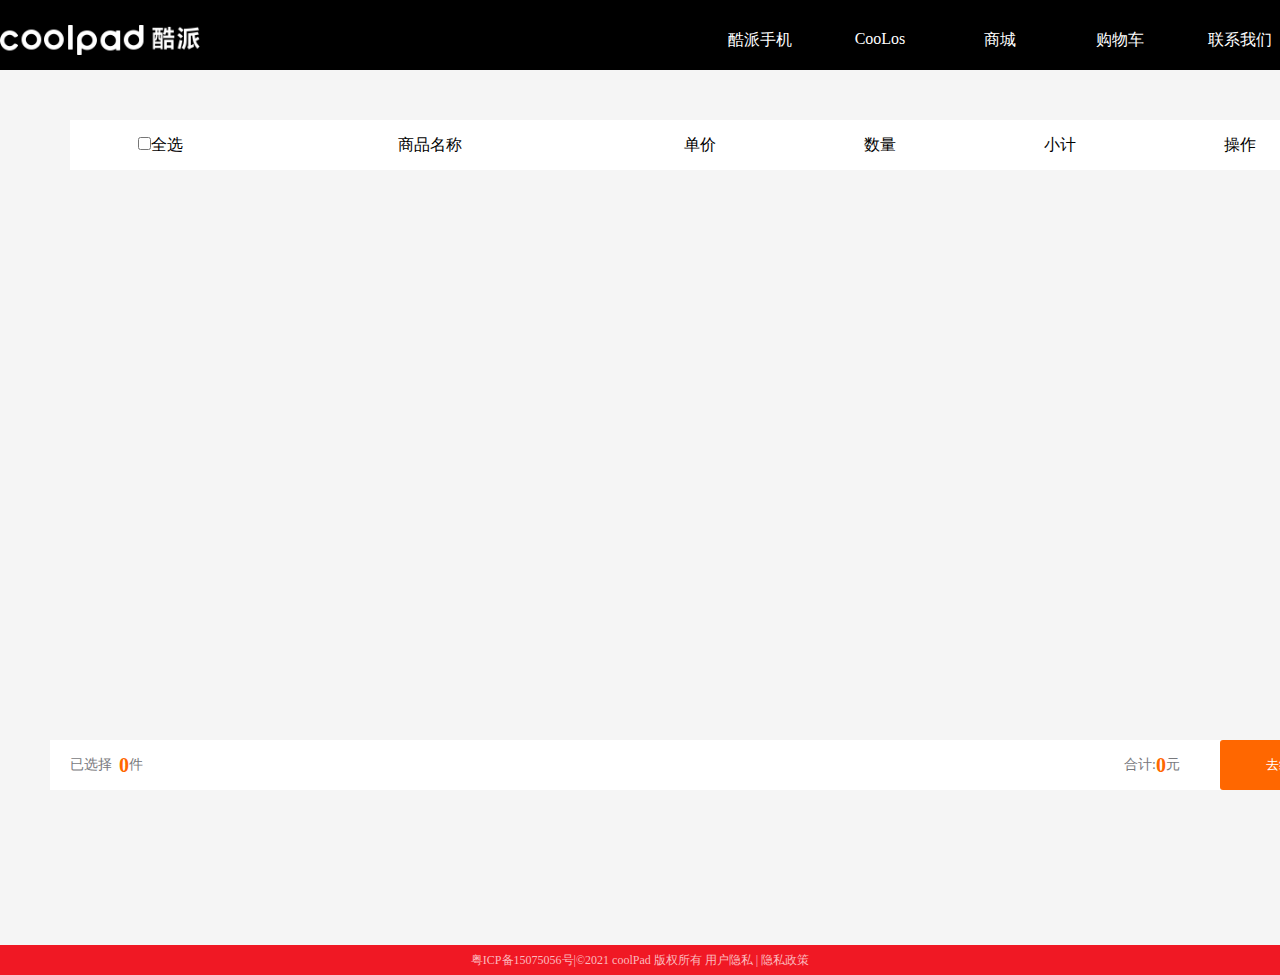
<file: cart.html>
<!DOCTYPE html>
<html lang="en">

<head>
    <meta charset="UTF-8">
    <meta http-equiv="X-UA-Compatible" content="IE=edge">
    <meta name="viewport" content="width=device-width, initial-scale=1.0">
    <title>cart</title>
    <link rel="stylesheet" href="./css/main.css">
    <link rel="stylesheet" href="./font/iconfont.css">
    <link rel="stylesheet" href="./css/cart.css">
</head>

<body>
    <div class="head">
        <div class="nav container ">
            <p></p>
            <ul>
                <li><a href="./phoneMain.html">酷派手机</a></li>
                <li><a href="./phoneDetails.html">CooLos</a></li>
                <li><a href="./store.html">商城</a></li>
                <li><a href="./cart.html">购物车</a></li>
                <li><a href="">联系我们</a></li>
                <li><a href="./login.html">登录</a></li>
            </ul>
        </div>
    </div>
    <div class="cart container">
        <div class="cartNav">
            <ul>
                <li><input type="checkbox">全选</li>
                <li>商品名称</li>
                <li>单价</li>
                <li>数量</li>
                <li>小计</li>
                <li>操作</li>
            </ul>
        </div>
        <div class="cartList">


        </div>
        <div class="cartFoot">
            <div class="cartLeft">已选择 &nbsp; <span>0</span> 件</div>
            <div class="cartRight">合计:<span>0</span>元<button>去结算</button></div>
        </div>
    </div>
    <div class="fo"></div>
    <script src="./lib/jquery-2.2.4.js"></script>
    <script src="./lib/layer/layer.js"></script>
    <script src="./js/axios.js"></script>
    <script src="./js/tools.js"></script>
    <script src="./js/cart.js"></script>
</body>

</html>
</file>
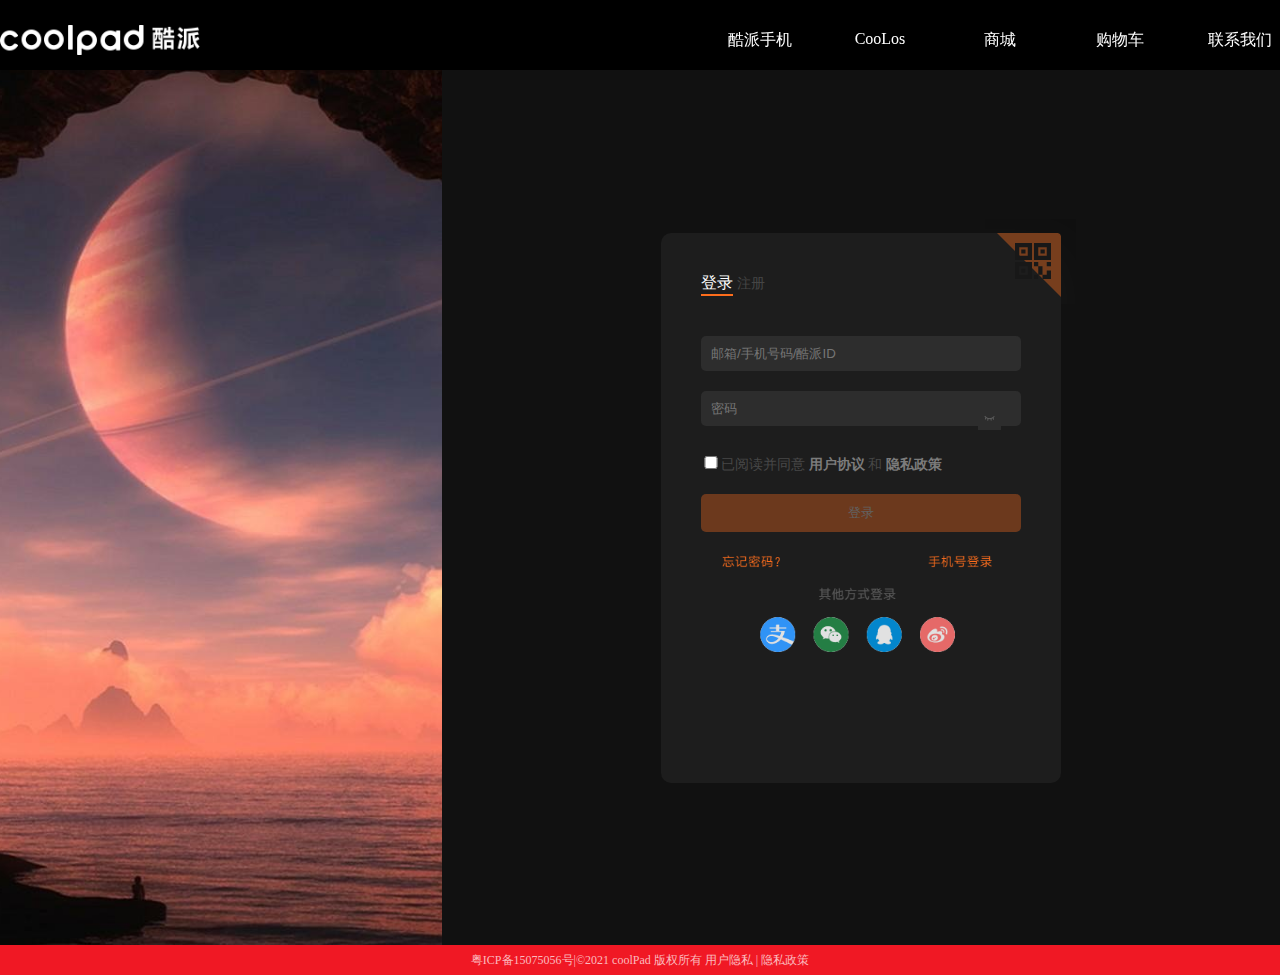
<file: login.html>
<!DOCTYPE html>
<html lang="en">

<head>
    <meta charset="UTF-8">
    <meta http-equiv="X-UA-Compatible" content="IE=edge">
    <meta name="viewport" content="width=device-width, initial-scale=1.0">
    <title>login</title>
    <link rel="stylesheet" href="./css/main.css">
    <link rel="stylesheet" href="./font/iconfont.css">
    <link rel="stylesheet" href="./css/login.css">
</head>

<body>
    <div class="head">
        <div class="nav container ">
            <p></p>
            <ul>
                <li><a href="./phoneMain.html">酷派手机</a></li>
                <li><a href="./phoneDetails.html">CooLos</a></li>
                <li><a href="./store.html">商城</a></li>
                <li><a href="./cart.html">购物车</a></li>
                <li><a href="">联系我们</a></li>
                <li><a href="./login.html">登录</a></li>
            </ul>
        </div>
    </div>
    <div class="loginBox">
        <img src="./images/loginBox.png" alt="">
        <div class="formBox">
            <form action="" class="container">
                <p><span class="active">登录</span> <span>注册</span></p>
                <input type="text" id="uname" placeholder="邮箱/手机号码/酷派ID">
                <input type="password" id="password" placeholder="密码">
                <div class="eye"><img src="./images/eye.png" alt=""></div>
                <input type="checkbox" class="checkBox">已阅读并同意<strong> 用户协议 </strong>和<strong> 隐私政策 </strong>
                <input type="button" value="登录" class="loginBut">
                <img src="./images/tou1.png" alt="">
                <div class="er"><img src="./images/tou2.png" alt=""></div>
            </form>
        </div>
    </div>
    <div class="fo"></div>
    <script src="./lib/jquery-2.2.4.js"></script>
    <script src="./lib/layer/layer.js"></script>
    <script src="js/axios.js"></script>
    <script src="./js/tools.js"></script>
    <script src="./js/login.js"></script>

</body>

</html>
</file>
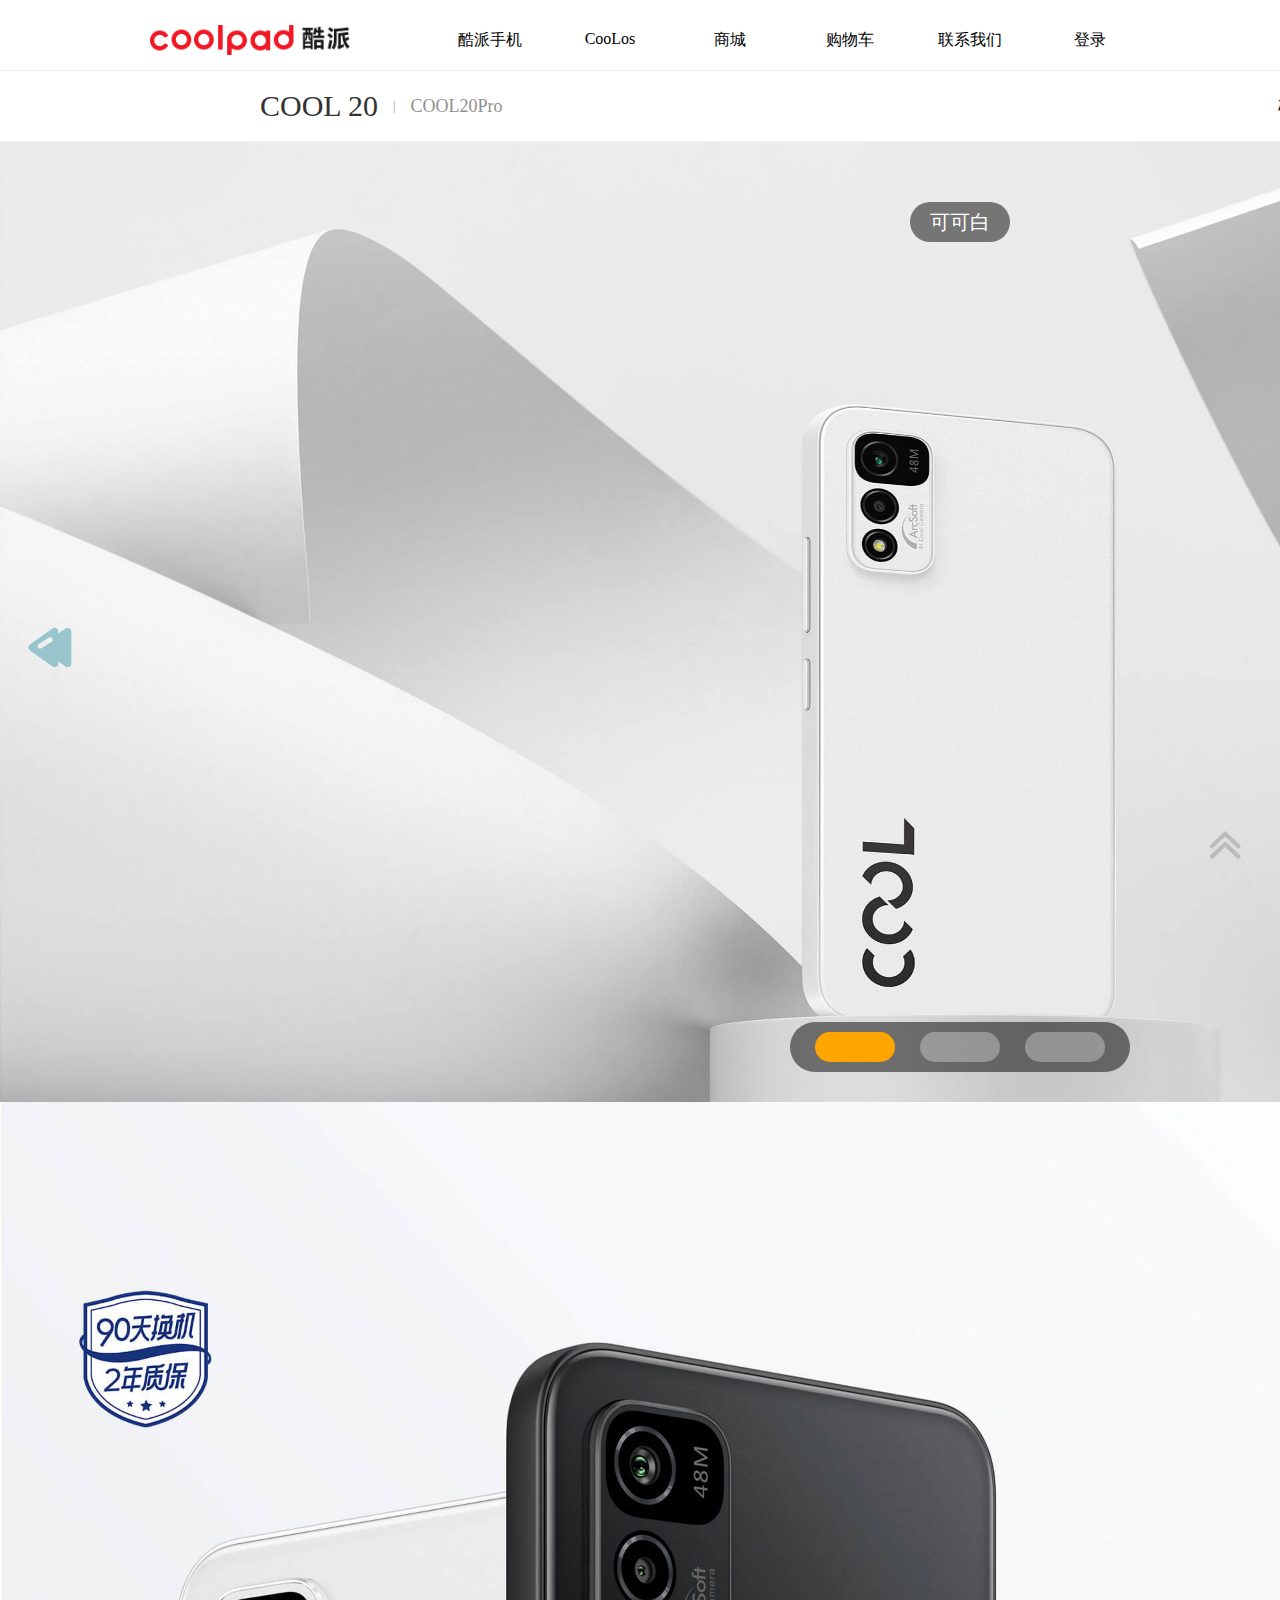
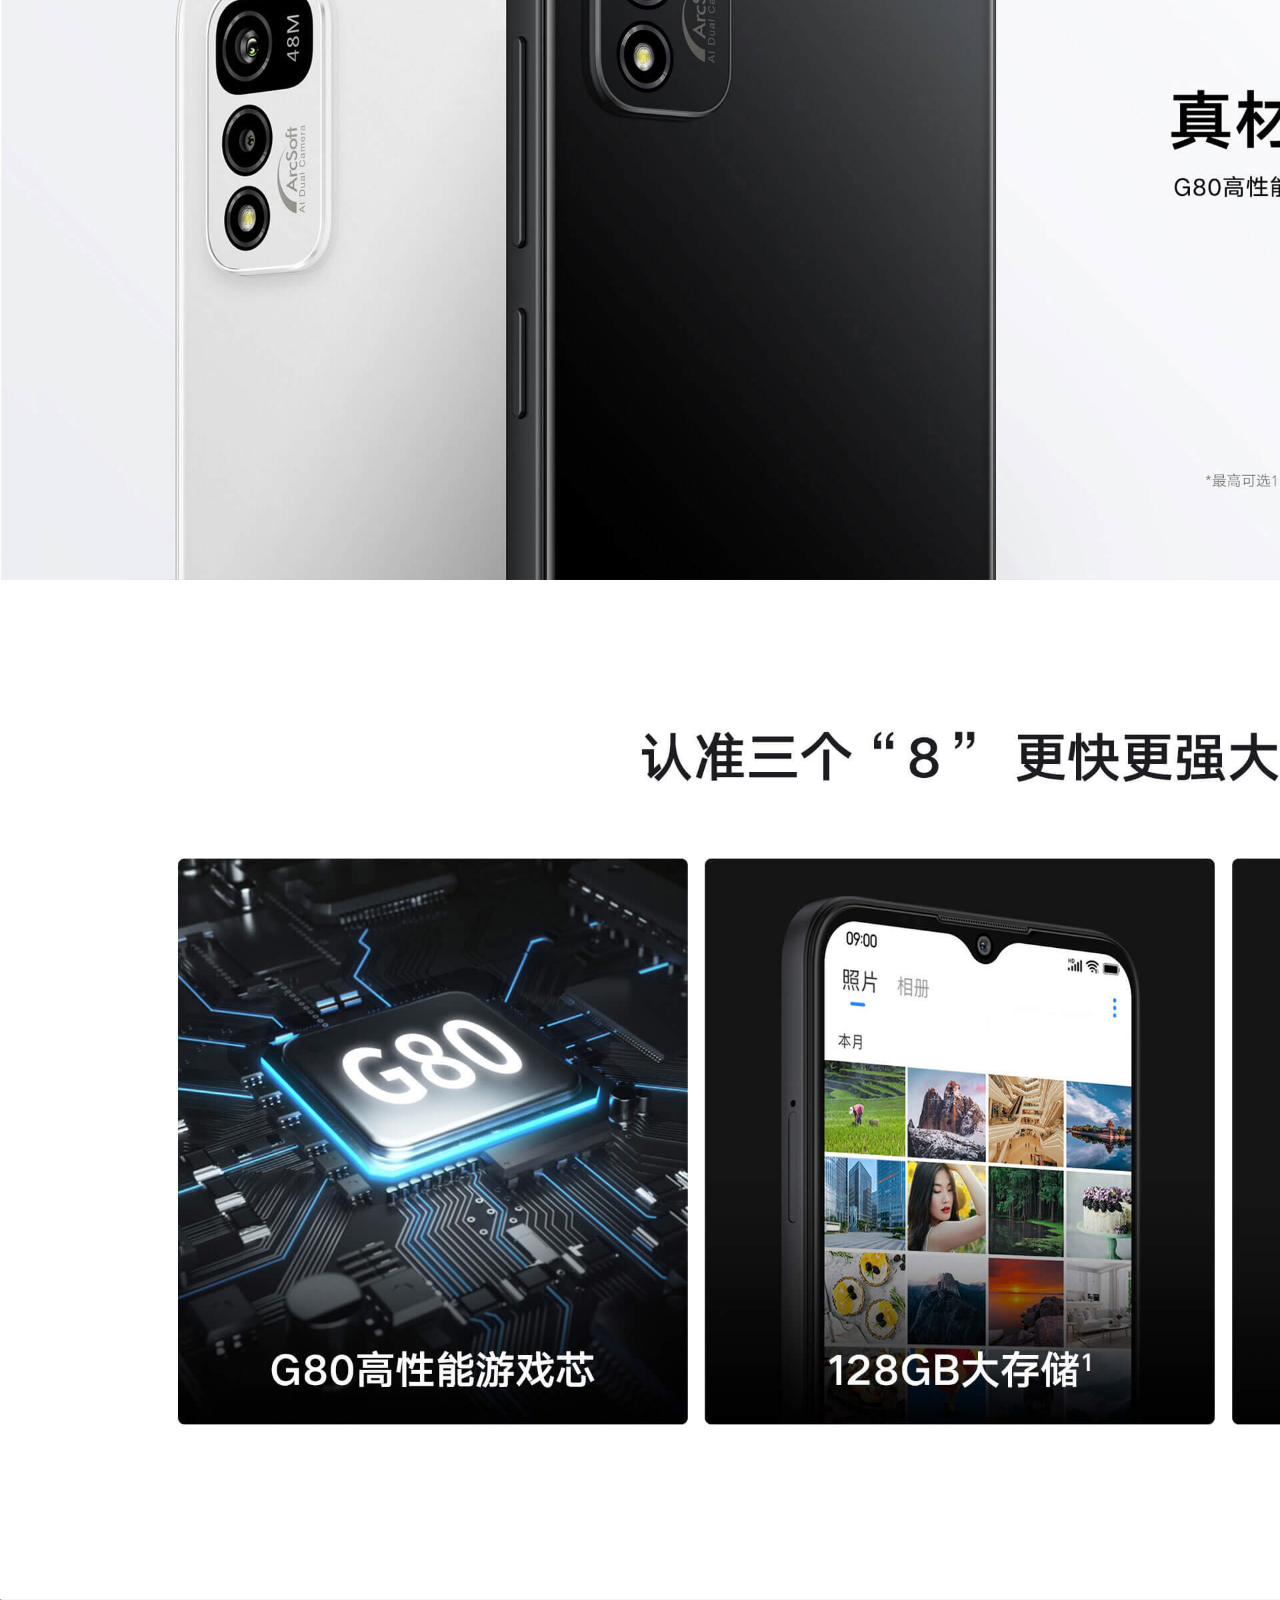
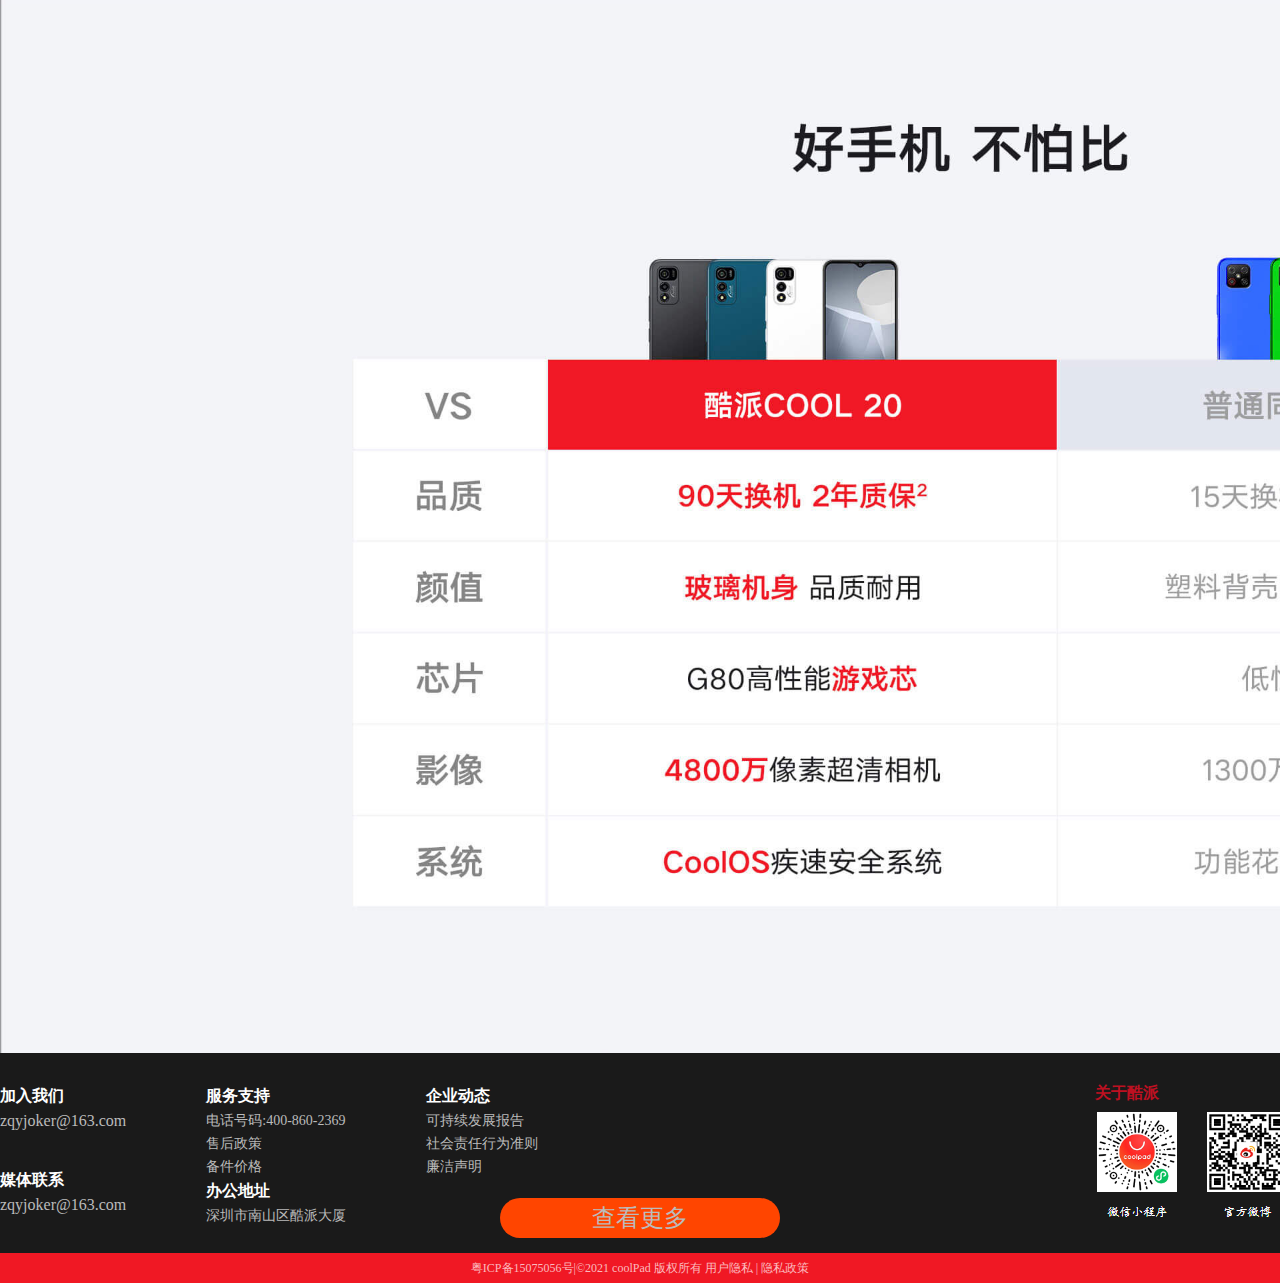
<file: phone.html>
<!DOCTYPE html>
<html lang="en">

<head>
    <meta charset="UTF-8">
    <meta http-equiv="X-UA-Compatible" content="IE=edge">
    <meta name="viewport" content="width=device-width, initial-scale=1.0">
    <title>phone</title>
    <link rel="stylesheet" href="./css/main.css">
    <link rel="stylesheet" href="./css/phone.css">
    <link rel="stylesheet" href="./font/iconfont.css">

</head>

<body>
    <div class="head">
        <div class="nav ">
            <p></p>
            <ul>
                <li><a href="./phoneMain.html">酷派手机</a></li>
                <li><a href="./phoneDetails.html">CooLos</a></li>
                <li><a href="./store.html">商城</a></li>
                <li><a href="./cart.html">购物车</a></li>
                <li><a href="">联系我们</a></li>
                <li><a href="./login.html">登录</a></li>
            </ul>
        </div>
    </div>
    <div class="choosePhone">
        <div class="choosePhoneBox container">
            <ul>
                <li><a href="./phone.html">COOL 20</a></li>
                <li>|</li>

                <li><a href="./phoneMain.html">COOL20Pro</a></li>
            </ul>
            <ul>
                <li>概述</li>
                <li>参数规格</li>
                <li><button>去购买</button></li>
            </ul>
        </div>

    </div>

    <div class="about">
        <div class="banner1">
            <ul class="imageBox">
                <li><img src="./images/lun22.jpg" alt=""><span>可可白</span></li>
                <li><img src="./images/lun33.jpg" alt=""><span>秘海蓝</span></li>
                <li><img src="./images/lun44.jpg" alt=""><span>伯爵黑</span></li>
            </ul>
            <ol>

            </ol>
            <div>
                <p class="leftBut"><span class="iconfont icon-shangyiye"></span></p>
                <p class="rightBut"><span class="iconfont icon-xiayiyeqianjinchakangengduo-yuankuang"></span></p>
            </div>
        </div>
    </div>
    <div class="box"></div>
    <div class="foot">
        <div class="btn"></div>

        <div class="footer container">
            <div class="footerLeft">
                <div class="fLeft">
                    <ul>
                        <li>加入我们</li>
                        <li><a href="none">zqyjoker@163.com</a></li>
                    </ul>
                    <ul>
                        <li>媒体联系</li>
                        <li><a href="none">zqyjoker@163.com</a></li>
                    </ul>
                </div>
                <div class="fMid">
                    <ul>
                        <li>服务支持</li>
                        <li>电话号码:400-860-2369</li>
                        <li>售后政策</li>
                        <li>备件价格</li>
                        <li>办公地址</li>
                        <li>深圳市南山区酷派大厦</li>
                    </ul>
                </div>
                <div class="fRight">
                    <ul>
                        <li>企业动态</li>
                        <li>可持续发展报告</li>
                        <li>社会责任行为准则</li>
                        <li>廉洁声明</li>
                    </ul>
                </div>
            </div>
            <div class="footerRight">
                <h6>关于酷派</h6>
                <img src="./images/erweima.png" alt="">
            </div>
        </div>
    </div>
    <div class="last">
        <span>粤ICP备15075056号|&copy;2021 coolPad 版权所有 用户隐私 | 隐私政策</span>
    </div>
    <div class="return"><span class="iconfont icon-gengduo"></span></div>

    <script src="./js/date.js"></script>
    <script src="./js/tools.js"></script>
    <script src="./js/phone.js"></script>

</body>

</html>
</file>
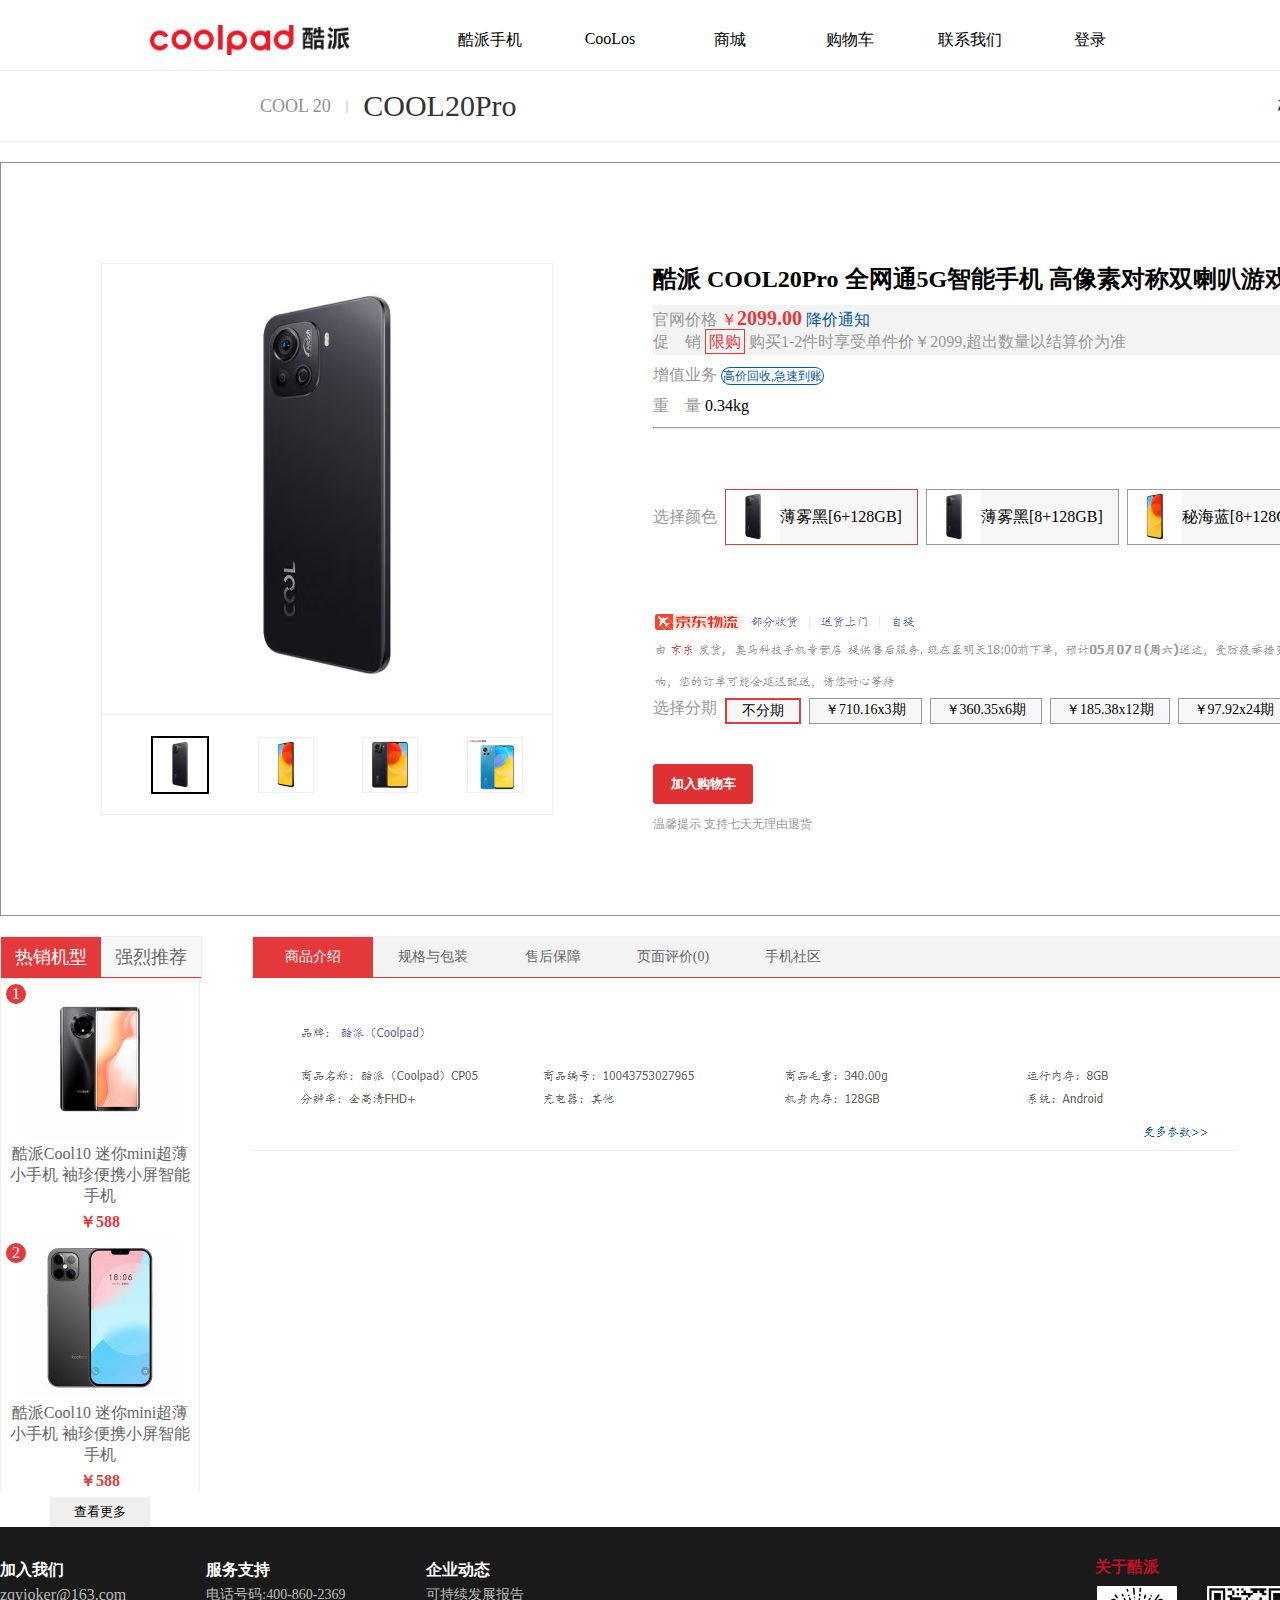
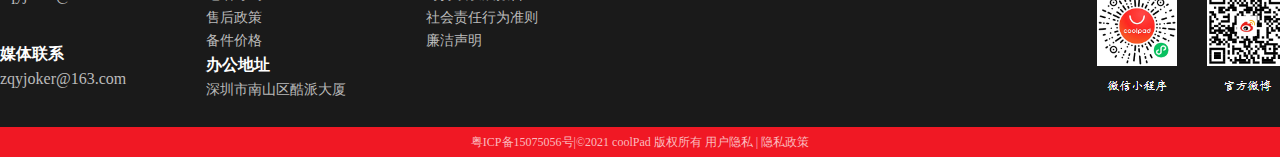
<file: phoneDetails.html>
<!DOCTYPE html>
<html lang="en">

<head>
    <meta charset="UTF-8">
    <meta http-equiv="X-UA-Compatible" content="IE=edge">
    <meta name="viewport" content="width=device-width, initial-scale=1.0">
    <title>phoneDetails</title>
    <link rel="stylesheet" href="./css/main.css">
    <link rel="stylesheet" href="./css/phoneDetails.css">
    <link rel="stylesheet" href="./font/iconfont.css">
</head>

<body>
    <div class="head">
        <div class="nav ">
            <p></p>
            <ul>
                <li><a href="./phoneMain.html">酷派手机</a></li>
                <li><a href="./phoneDetails.html">CooLos</a></li>
                <li><a href="./store.html">商城</a></li>
                <li><a href="./cart.html">购物车</a></li>
                <li><a href="">联系我们</a></li>
                <li><a href="./login.html">登录</a></li>
            </ul>
        </div>
    </div>
    <div class="choosePhone">
        <div class="choosePhoneBox container">
            <ul>
                <li><a href="./phoneDetails1.html">COOL 20</a></li>
                <li>|</li>

                <li><a href="./phoneDetails.html">COOL20Pro</a></li>
            </ul>
            <ul>
                <li>概述</li>
                <li>参数规格</li>
                <li><button>去购买</button></li>
            </ul>
        </div>
    </div>
    <div class="phoneDate container">
        <div class="phoneBox">
            <div class="show">
                <img src="./images/phoneShow.png" alt="">
                <div class="mask"></div>
            </div>
            <div class="enlarge"></div>
            <div class="phoneList">
                <p class="active"><img src="./images/phoneSmall.png" data-show="./images/phoneShow.png" data-big="../images/phoneBig.png" alt=""></p>
                <p><img src="./images/phoneSmall1.png" data-show="./images/phoneShow1.png" data-big="./images/phoneBig1.png" alt=""></p>
                <p><img src="./images/phoneSmall2.png" data-show="./images/phoneShow2.png" data-big="./images/phoneBig2.png" alt=""></p>
                <p><img src="./images/phoneSmall3.png" data-show="./images/phoneShow3.png" data-big="./images/phoneBig3.png" alt=""></p>

            </div>
        </div>
        <div class="phoneText">
            <h2>酷派 COOL20Pro 全网通5G智能手机 高像素对称双喇叭游戏手机</h2>
            <div class="price">
                <p>官网价格 <span>￥<b>2099.00</b> </span> <span>降价通知</span></p>
                <p>促&nbsp;&nbsp;&nbsp;&nbsp;销 <span>限购</span> <span>购买1-2件时享受单件价￥2099,超出数量以结算价为准</span></p>
            </div>
            <p>增值业务 <span>高价回收,急速到账</span></p>
            <p>重&nbsp;&nbsp;&nbsp;&nbsp;量 <span>0.34kg</span></p>
            <hr>
            <div class="chooseColor">
                <p>选择颜色</p>
                <dl class="active">
                    <dt><img src="./images/phoneSmall.png" alt=""></dt>
                    <dd>薄雾黑[6+128GB]</dd>
                </dl>
                <dl>
                    <dt><img src="./images/phoneSmall.png" alt=""></dt>
                    <dd>薄雾黑[8+128GB]</dd>
                </dl>
                <dl>
                    <dt><img src="./images/phoneSmall1.png" alt=""></dt>
                    <dd>秘海蓝[8+128GB]</dd>
                </dl>
            </div>
            <img src="./images/text.png" alt="">
            <div class="pay">
                <p>选择分期</p>
                <dl class="active">
                    <dt>不分期</dt>
                </dl>
                <dl>
                    <dt>￥710.16x3期</dt>
                </dl>
                <dl>
                    <dt>￥360.35x6期</dt>
                </dl>
                <dl>
                    <dt>￥185.38x12期</dt>
                </dl>
                <dl>
                    <dt>￥97.92x24期</dt>
                </dl>
                <span>?</span>
            </div>
            <button class="addCard">加入购物车</button>
            <p>温馨提示 支持七天无理由退货</p>
        </div>
    </div>

    <div class="card container">
        <div class="cardPhone">
            <ul class="chooseCard">
                <li class="active left">热销机型</li>
                <li class="right">强烈推荐</li>
            </ul>

            <div class="cardPhoneBox">

            </div>
            <button>查看更多</button>
        </div>
        <div class="cardBox">
            <ul class="cardBoxList">
                <li class="active">商品介绍</li>
                <li>规格与包装</li>
                <li>售后保障</li>
                <li>页面评价(<span>0</span>)</li>
                <li>手机社区</li>
                <span class="iconfont icon-gengduo"></span>
            </ul>
            <div class="cardBoxText">
                <img src="./images/parameter1.png" alt="">

            </div>
        </div>

    </div>
    <div class="fo"></div>
    <script src="./lib/jquery-2.2.4.js"></script>
    <script src="./lib/layer/layer.js"></script>
    <script src="./js/date.js"></script>
    <script src="./js/tools.js"></script>
    <script src="./js/phoneDetails.js"></script>
</body>

</html>
</file>
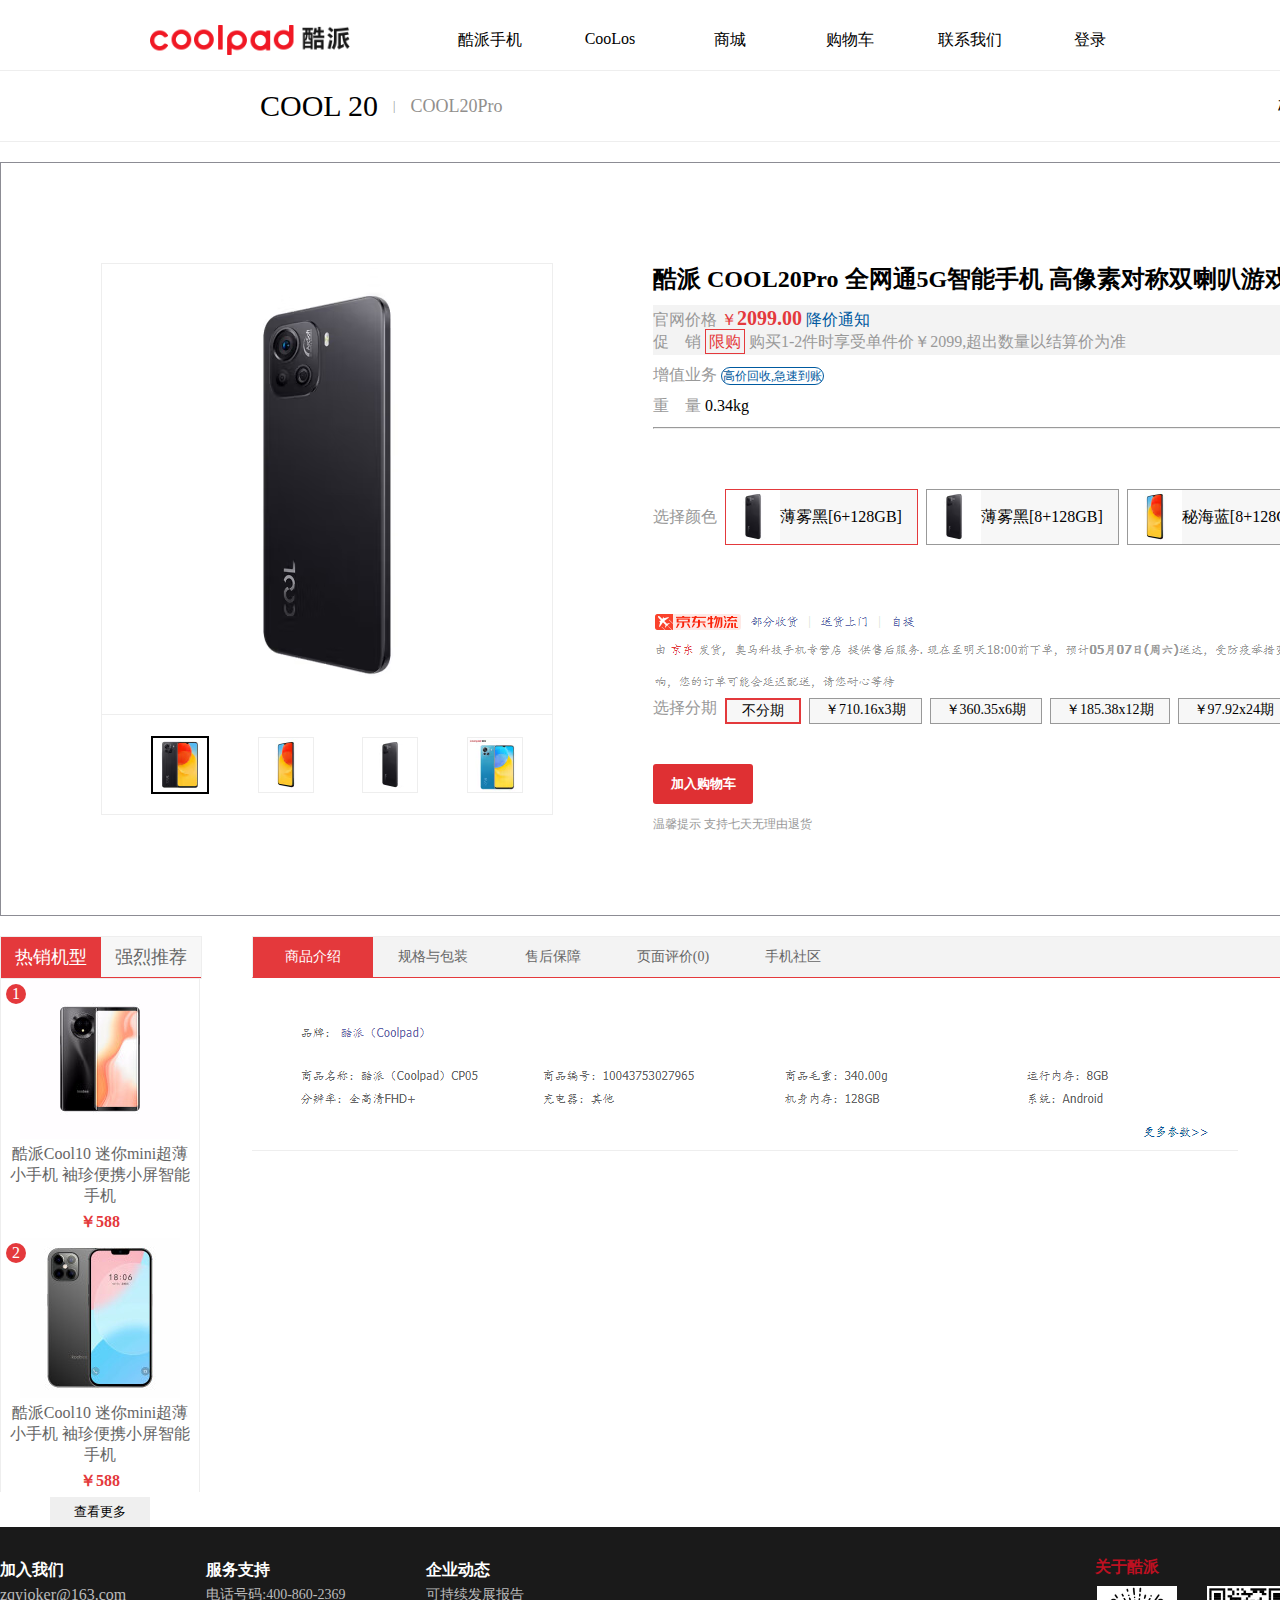
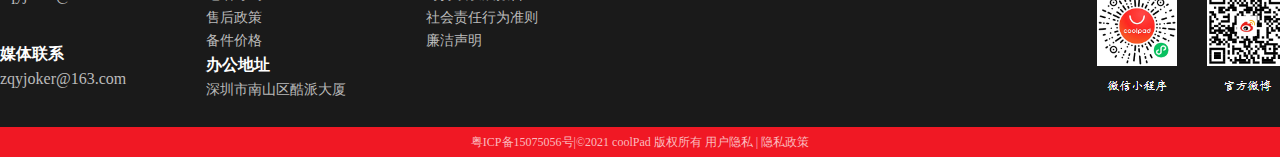
<file: phoneDetails1.html>
<!DOCTYPE html>
<html lang="en">

<head>
    <meta charset="UTF-8">
    <meta http-equiv="X-UA-Compatible" content="IE=edge">
    <meta name="viewport" content="width=device-width, initial-scale=1.0">
    <title>phoneDetails1</title>
    <link rel="stylesheet" href="./css/main.css">
    <link rel="stylesheet" href="./css/phoneDetails.css">
    <link rel="stylesheet" href="./font/iconfont.css">
</head>

<body>
    <div class="head">
        <div class="nav ">
            <p></p>
            <ul>
                <li><a href="./phoneMain.html">酷派手机</a></li>
                <li><a href="./phoneDetails.html">CooLos</a></li>
                <li><a href="./store.html">商城</a></li>
                <li><a href="./cart.html">购物车</a></li>
                <li><a href="">联系我们</a></li>
                <li><a href="./login.html">登录</a></li>
            </ul>
        </div>
    </div>
    <div class="choosePhone">
        <div class="choosePhoneBox container">
            <ul>
                <li><a href="./phoneDetails1.html" class="copyText">COOL 20</a></li>
                <li>|</li>

                <li><a href="./phoneDetails.html" class="copyText1">COOL20Pro</a></li>
            </ul>
            <ul>
                <li>概述</li>
                <li>参数规格</li>
                <li><button>去购买</button></li>
            </ul>
        </div>
    </div>
    <div class="phoneDate container">
        <div class="phoneBox">
            <div class="show">
                <img src="./images/phoneShow.png" alt="">
                <div class="mask"></div>
            </div>
            <div class="enlarge"></div>
            <div class="phoneList">
                <p class="active"><img src="./images/phoneSmall2.png" data-show="./images/phoneShow2.png" data-big="../images/phoneBig2.png" alt=""></p>
                <p><img src="./images/phoneSmall1.png" data-show="./images/phoneShow1.png" data-big="./images/phoneBig1.png" alt=""></p>
                <p><img src="./images/phoneSmall.png" data-show="./images/phoneShow.png" data-big="./images/phoneBig.png" alt=""></p>
                <p><img src="./images/phoneSmall3.png" data-show="./images/phoneShow3.png" data-big="./images/phoneBig3.png" alt=""></p>

            </div>
        </div>
        <div class="phoneText">
            <h2>酷派 COOL20Pro 全网通5G智能手机 高像素对称双喇叭游戏手机</h2>
            <div class="price">
                <p>官网价格 <span>￥<b>2099.00</b> </span> <span>降价通知</span></p>
                <p>促&nbsp;&nbsp;&nbsp;&nbsp;销 <span>限购</span> <span>购买1-2件时享受单件价￥2099,超出数量以结算价为准</span></p>
            </div>
            <p>增值业务 <span>高价回收,急速到账</span></p>
            <p>重&nbsp;&nbsp;&nbsp;&nbsp;量 <span>0.34kg</span></p>
            <hr>
            <div class="chooseColor">
                <p>选择颜色</p>
                <dl class="active">
                    <dt><img src="./images/phoneSmall.png" alt=""></dt>
                    <dd>薄雾黑[6+128GB]</dd>
                </dl>
                <dl>
                    <dt><img src="./images/phoneSmall.png" alt=""></dt>
                    <dd>薄雾黑[8+128GB]</dd>
                </dl>
                <dl>
                    <dt><img src="./images/phoneSmall1.png" alt=""></dt>
                    <dd>秘海蓝[8+128GB]</dd>
                </dl>
            </div>
            <img src="./images/text.png" alt="">
            <div class="pay">
                <p>选择分期</p>
                <dl class="active">
                    <dt>不分期</dt>
                </dl>
                <dl>
                    <dt>￥710.16x3期</dt>
                </dl>
                <dl>
                    <dt>￥360.35x6期</dt>
                </dl>
                <dl>
                    <dt>￥185.38x12期</dt>
                </dl>
                <dl>
                    <dt>￥97.92x24期</dt>
                </dl>
                <span>?</span>
            </div>
            <button class="addCard">加入购物车</button>
            <p>温馨提示 支持七天无理由退货</p>
        </div>
    </div>

    <div class="card container">
        <div class="cardPhone">
            <ul class="chooseCard">
                <li class="active left">热销机型</li>
                <li class="right">强烈推荐</li>
            </ul>

            <div class="cardPhoneBox">

            </div>
            <button>查看更多</button>
        </div>
        <div class="cardBox">
            <ul class="cardBoxList">
                <li class="active">商品介绍</li>
                <li>规格与包装</li>
                <li>售后保障</li>
                <li>页面评价(<span>0</span>)</li>
                <li>手机社区</li>
                <span class="iconfont icon-gengduo"></span>
            </ul>
            <div class="cardBoxText">
                <img src="./images/parameter1.png" alt="">

            </div>
        </div>

    </div>

    <div class="fo"></div>
    <script src="./lib/jquery-2.2.4.js"></script>
    <script src="./lib/layer/layer.js"></script>
    <script src="./js/date.js"></script>
    <script src="./js/tools.js"></script>
    <script src="./js/phoneDetails1.js"></script>
</body>

</html>
</file>
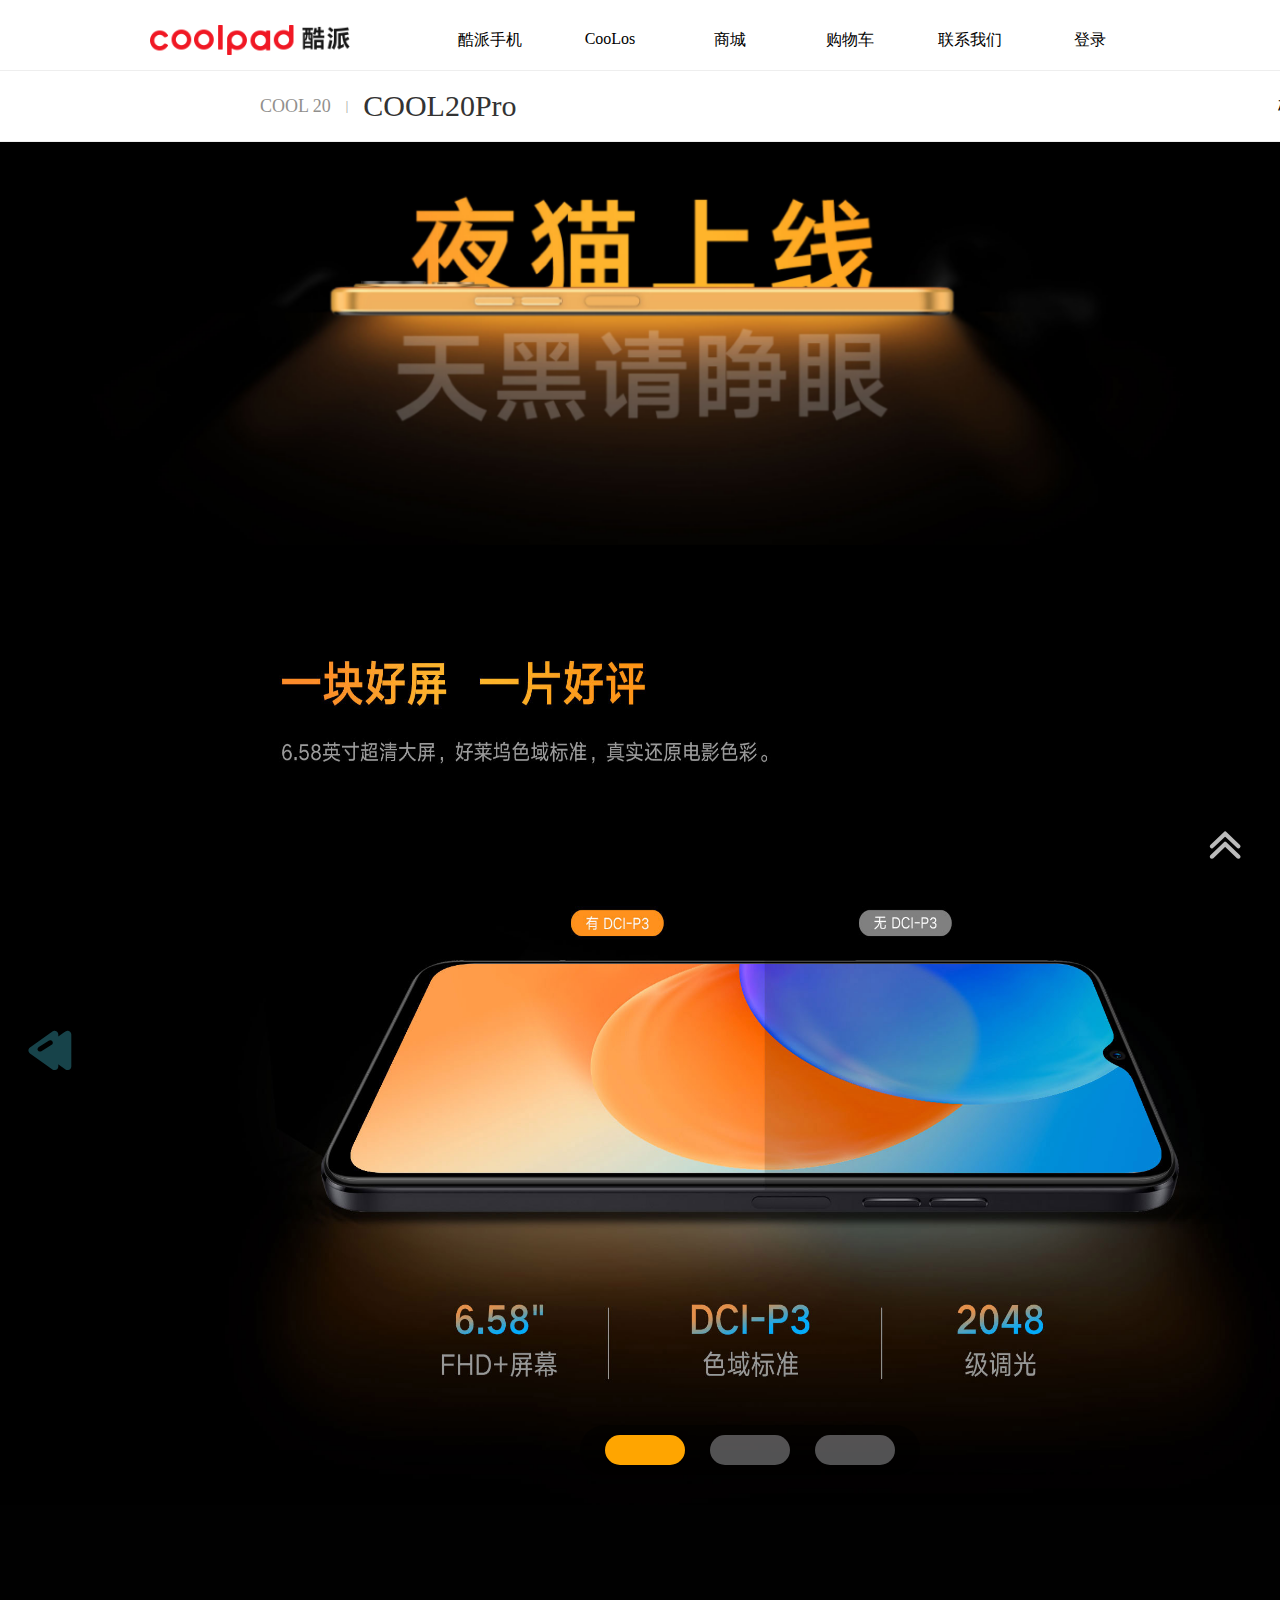
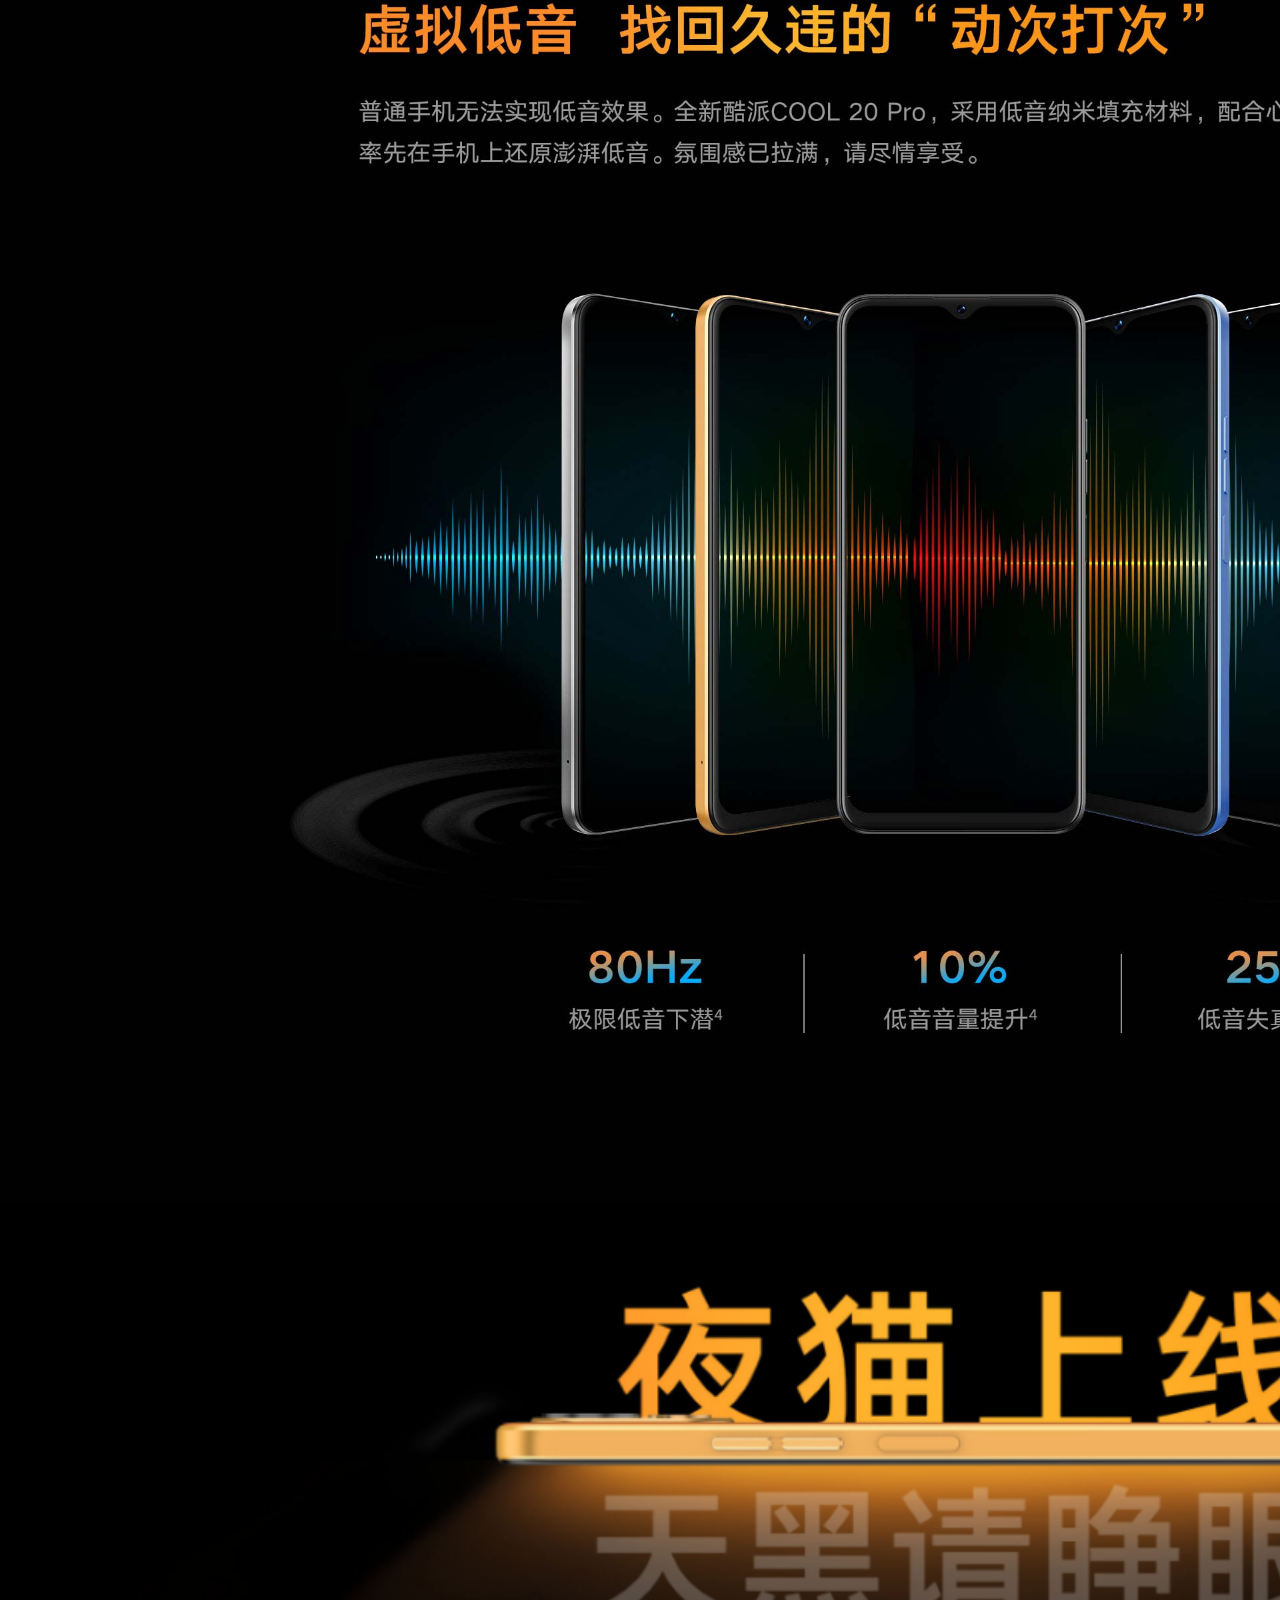
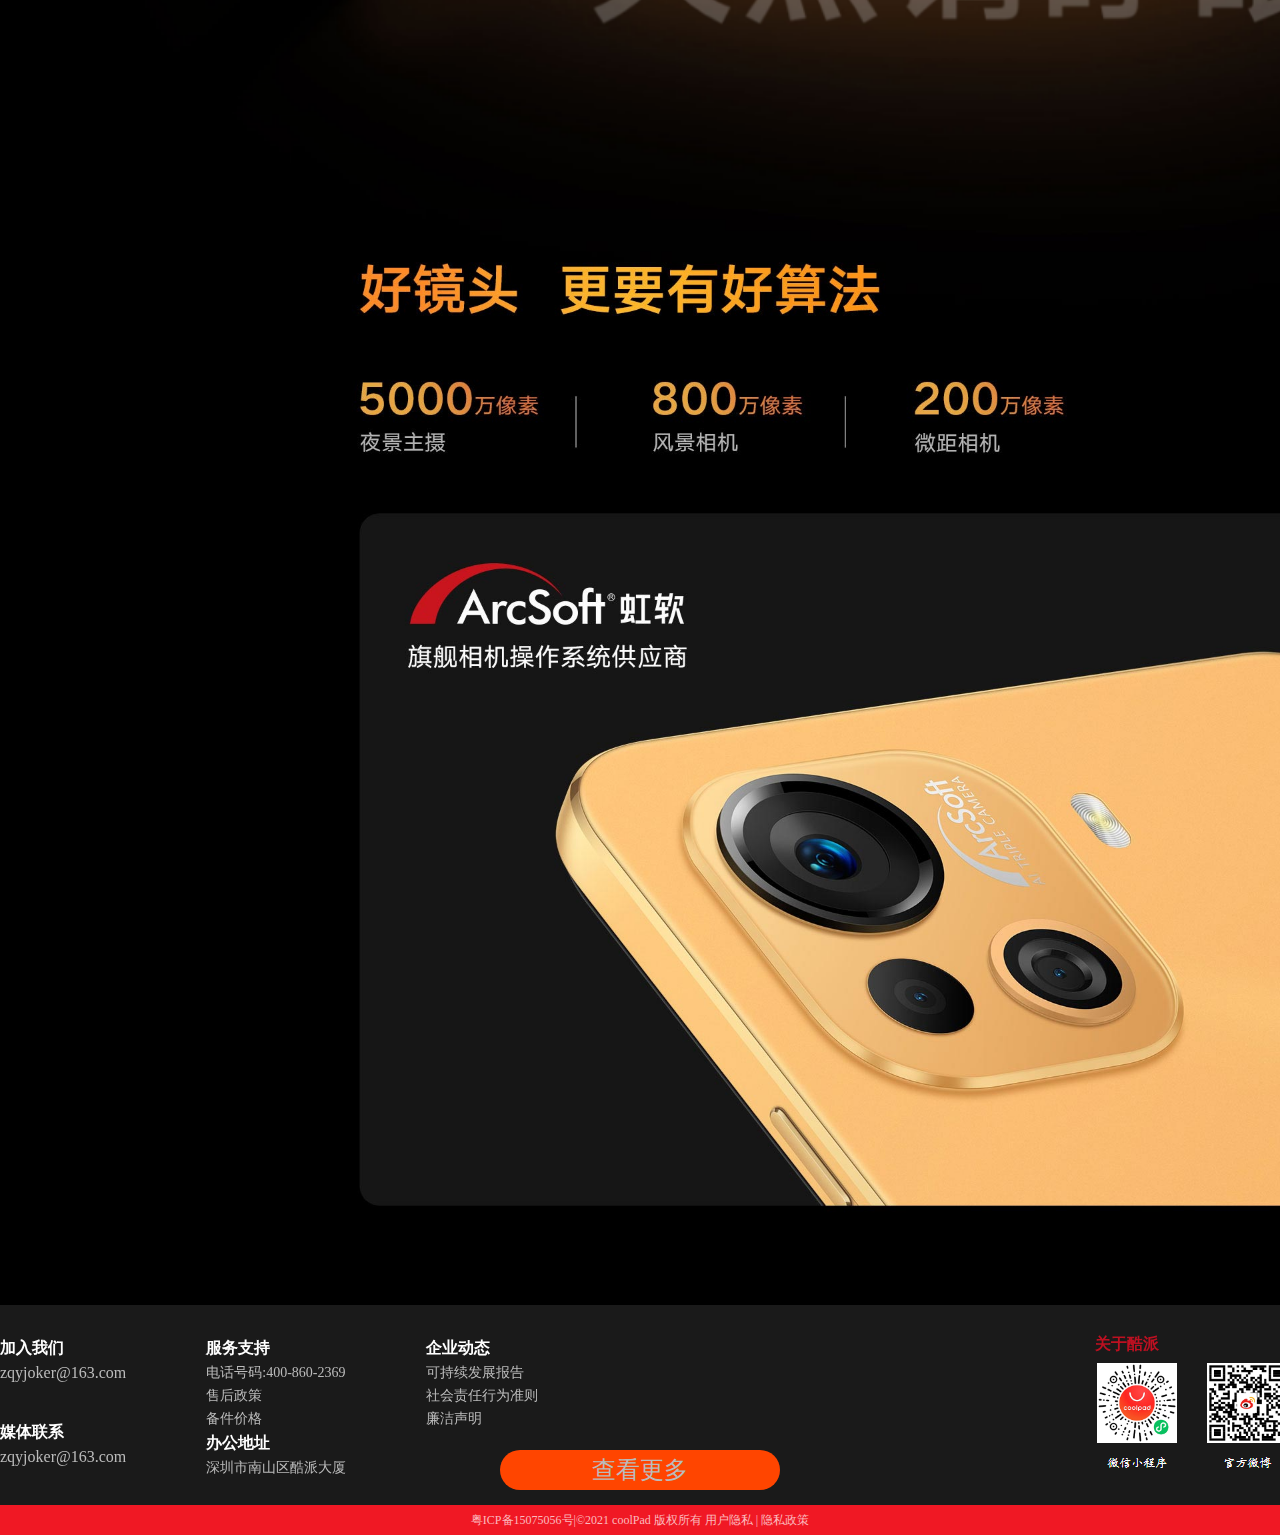
<file: phoneMain.html>
<!DOCTYPE html>
<html lang="en">

<head>
    <meta charset="UTF-8">
    <meta http-equiv="X-UA-Compatible" content="IE=edge">
    <meta name="viewport" content="width=device-width, initial-scale=1.0">
    <title>phoneMain</title>
    <link rel="stylesheet" href="./css/main.css">
    <link rel="stylesheet" href="./css/phoneMain.css">
    <link rel="stylesheet" href="./font/iconfont.css">
</head>

<body>
    <div class="head">
        <div class="nav ">
            <p></p>
            <ul>
                <li><a href="./phoneMain.html">酷派手机</a></li>
                <li><a href="./phoneDetails.html">CooLos</a></li>
                <li><a href="./store.html">商城</a></li>
                <li><a href="./cart.html">购物车</a></li>
                <li><a href="">联系我们</a></li>
                <li><a href="./login.html">登录</a></li>
            </ul>
        </div>
    </div>
    <div class="choosePhone">
        <div class="choosePhoneBox container">
            <ul>
                <li><a href="./phone.html">COOL 20</a></li>
                <li>|</li>

                <li><a href="./phoneMain.html">COOL20Pro</a></li>
            </ul>
            <ul>
                <li>概述</li>
                <li>参数规格</li>
                <li><button>去购买</button></li>
            </ul>
        </div>
    </div>
    <div class="banner">
        <img src="./images/colse.png" alt="">
    </div>

    <div class="about">
        <div class="banner1">
            <ul class="imageBox">
                <li><img src="./images/lun111.jpg" alt=""></li>
                <li><img src="./images/lun222.jpg" alt=""></li>
                <li><img src="./images/lun333.jpg" alt=""></li>
            </ul>
            <ol>

            </ol>
            <div>
                <p class="leftBut"><span class="iconfont icon-shangyiye"></span></p>
                <p class="rightBut"><span class="iconfont icon-xiayiyeqianjinchakangengduo-yuankuang"></span></p>
            </div>
        </div>
    </div>
    <div class="return"><span class="iconfont icon-gengduo"></span></div>
    <div class="box"></div>
    <div class="foot">
        <div class="btn"></div>

        <div class="footer container">
            <div class="footerLeft">
                <div class="fLeft">
                    <ul>
                        <li>加入我们</li>
                        <li><a href="none">zqyjoker@163.com</a></li>
                    </ul>
                    <ul>
                        <li>媒体联系</li>
                        <li><a href="none">zqyjoker@163.com</a></li>
                    </ul>
                </div>
                <div class="fMid">
                    <ul>
                        <li>服务支持</li>
                        <li>电话号码:400-860-2369</li>
                        <li>售后政策</li>
                        <li>备件价格</li>
                        <li>办公地址</li>
                        <li>深圳市南山区酷派大厦</li>
                    </ul>
                </div>
                <div class="fRight">
                    <ul>
                        <li>企业动态</li>
                        <li>可持续发展报告</li>
                        <li>社会责任行为准则</li>
                        <li>廉洁声明</li>
                    </ul>
                </div>
            </div>
            <div class="footerRight">
                <h6>关于酷派</h6>
                <img src="./images/erweima.png" alt="">
            </div>
        </div>
    </div>
    <div class="last">
        <span>粤ICP备15075056号|&copy;2021 coolPad 版权所有 用户隐私 | 隐私政策</span>
    </div>




    <script src="./js/date.js"></script>
    <script src="./js/tools.js"></script>
    <script src="./js/phoneMain.js"></script>


</body>

</html>
</file>
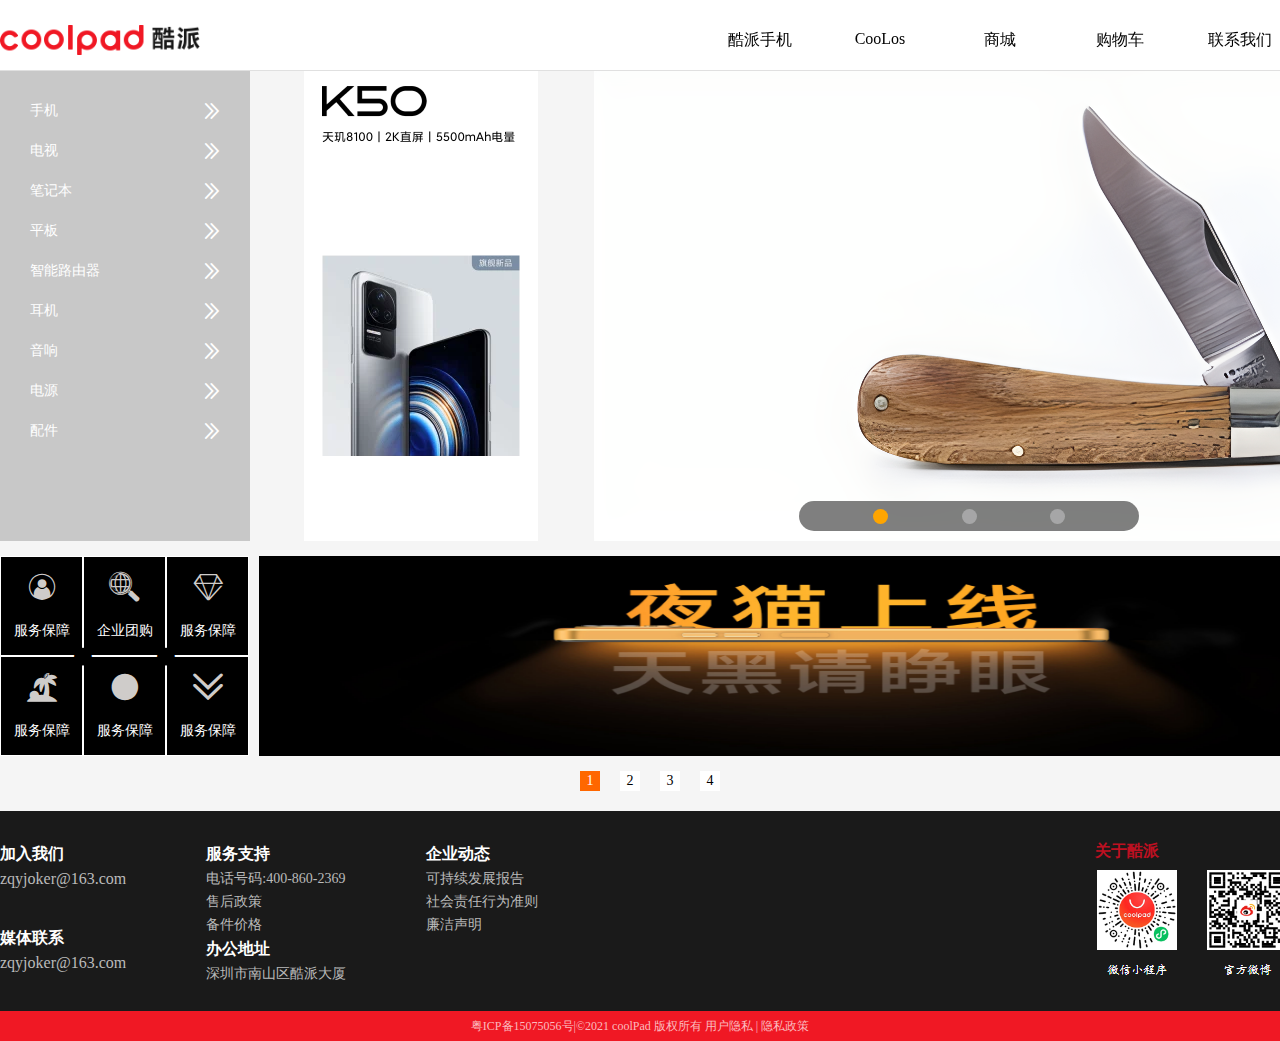
<file: store.html>
<!DOCTYPE html>
<html lang="en">

<head>
    <meta charset="UTF-8">
    <meta http-equiv="X-UA-Compatible" content="IE=edge">
    <meta name="viewport" content="width=device-width, initial-scale=1.0">
    <title>store</title>
    <link rel="shortcut icon" href="./images/lo.ico" type="image/x-icon" />
    <link rel="stylesheet" href="./css/main.css">
    <link rel="stylesheet" href="./font/iconfont.css">
    <link rel="stylesheet" href="./css/store.css">

</head>

<body>
    <div class="head">
        <div class="nav container ">
            <p></p>
            <ul>
                <li><a href="./phoneMain.html">酷派手机</a>
                </li>
                <li><a href="./phoneDetails.htmlZ">CooLos</a></li>
                <li><a href="./store.html">商城</a></li>
                <li><a href="./cart.html">购物车</a></li>
                <li><a href="">联系我们</a></li>
                <li><a href="./login.html">登录</a></li>
            </ul>
        </div>
    </div>
    <div class="navBox container">
        <div class="chooseList">
            <ul>
                <li>手机 <span class="iconfont icon-gengduo"></span></li>
                <li>电视 <span class="iconfont icon-gengduo"></span></li>
                <li>笔记本 <span class="iconfont icon-gengduo"></span></li>
                <li>平板 <span class="iconfont icon-gengduo"></span></li>
                <li>智能路由器 <span class="iconfont icon-gengduo"></span></li>
                <li>耳机 <span class="iconfont icon-gengduo"></span></li>
                <li>音响 <span class="iconfont icon-gengduo"></span></li>
                <li>电源 <span class="iconfont icon-gengduo"></span></li>
                <li>配件 <span class="iconfont icon-gengduo"></span></li>
            </ul>
            <div class="dlBox">

            </div>
        </div>
        <img src="./images/adv11.png" alt="">
        <div class="about">
            <div class="banner1">
                <ul class="imageBox">
                    <li><img src="./images/banner1.png" alt=""></li>
                    <li><img src="./images/banner2.png" alt=""></li>
                    <li><img src="./images/banner3.png" alt=""></li>
                </ul>
                <ol>

                </ol>
                <!-- <div>
                    <p class="leftBut"><span class="iconfont icon-shangyiye"></span></p>
                    <p class="rightBut"><span class="iconfont icon-xiayiyeqianjinchakangengduo-yuankuang"></span></p>
                </div> -->
            </div>
        </div>
    </div>
    <div class="tou container">
        <div class="touLeft">
            <ul>
                <li class="iconfont icon-wode"></li>
                <li>服务保障</li>
            </ul>
            <ul>
                <li class="iconfont icon-fangdajing"></li>
                <li>企业团购</li>
            </ul>
            <ul>
                <li class="iconfont icon-shouye"></li>
                <li>服务保障</li>
            </ul>
            <ul>
                <li class="iconfont icon-quhaidaowan"></li>
                <li>服务保障</li>
            </ul>
            <ul>
                <li class="iconfont icon-xiayiye"></li>
                <li>服务保障</li>
            </ul>
            <ul>
                <li class="iconfont icon-gengduo"></li>
                <li>服务保障</li>
            </ul>
            <span class="iconfont icon-xiayiye"></span>
            <span class="iconfont icon-xiayiye"></span>
        </div>
        <img src="./images/colse.png" alt="">
    </div>

    <div class="storeBanner">
        <div class="store container">

        </div>
        <nav>
            <ul class="pagination">
                <li class="active">1</li>
                <li>2</li>
                <li>3</li>
                <li>4</li>
            </ul>
        </nav>
    </div>


    <div class="fo"></div>
    <div class="return"><span class="iconfont icon-gengduo"></span></div>
    <script src="./lib/jquery-2.2.4.js"></script>
    <script src="./lib/layer/layer.js"></script>
    <script src="./js/axios.js"></script>
    <script src="./js/tools.js"></script>
    <script src="./js/store.js"></script>
</body>

</html>
</file>
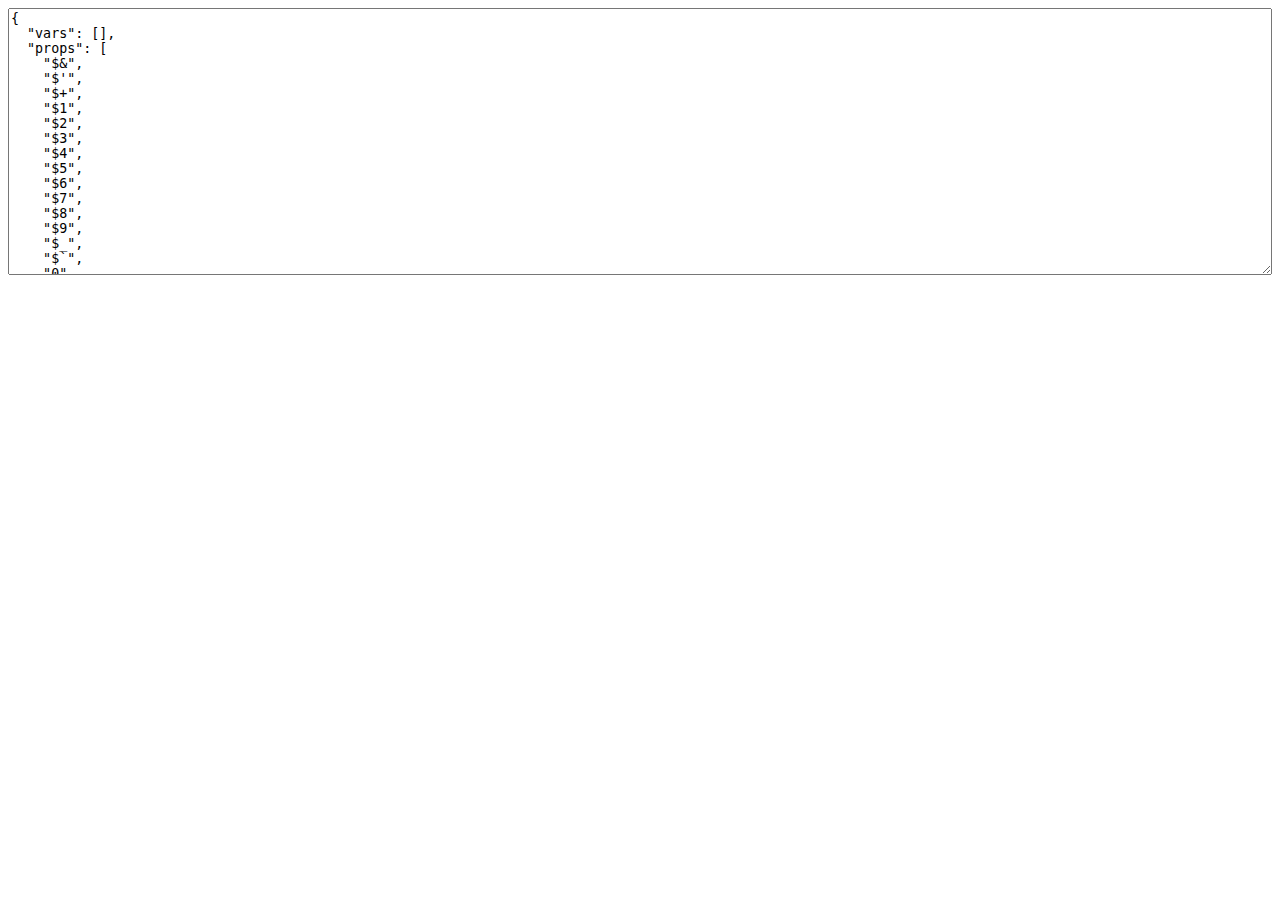
<file: server/src/node_modules/uglify-js/tools/props.html>
<html>
  <head>
  </head>
  <body>
    <script>(function(){
      var props = {};

      function addObject(obj) {
        if (obj == null) return;
        try {
          Object.getOwnPropertyNames(obj).forEach(add);
        } catch(ex) {}
        if (obj.prototype) {
          Object.getOwnPropertyNames(obj.prototype).forEach(add);
        }
        if (typeof obj == "function") {
          try {
            Object.getOwnPropertyNames(new obj).forEach(add);
          } catch(ex) {}
        }
      }

      function add(name) {
        props[name] = true;
      }

      Object.getOwnPropertyNames(window).forEach(function(thing){
        addObject(window[thing]);
      });

      try {
        addObject(new Event("click"));
        addObject(new Event("contextmenu"));
        addObject(new Event("mouseup"));
        addObject(new Event("mousedown"));
        addObject(new Event("keydown"));
        addObject(new Event("keypress"));
        addObject(new Event("keyup"));
      } catch(ex) {}

      var ta = document.createElement("textarea");
      ta.style.width = "100%";
      ta.style.height = "20em";
      ta.style.boxSizing = "border-box";
      <!-- ta.value = Object.keys(props).sort(cmp).map(function(name){ -->
      <!--   return JSON.stringify(name); -->
      <!-- }).join(",\n"); -->
      ta.value = JSON.stringify({
        vars: [],
        props: Object.keys(props).sort(cmp)
      }, null, 2);
      document.body.appendChild(ta);

      function cmp(a, b) {
        a = a.toLowerCase();
        b = b.toLowerCase();
        return a < b ? -1 : a > b ? 1 : 0;
      }
    })();</script>
  </body>
</html>
</file>
<file: css/main.css>
/* 清除默认内外边距 */

* {
    margin: 0;
    padding: 0;
}


/* 清除 ul, ol, li 的默认索引标志 */

ul,
ol,
li {
    list-style: none;
}


/* 清除 a 标签默认的样式 */

a,
a:link,
a:hover,
a:active,
a:visited {
    text-decoration: none;
    color: #333;
}


/* 清除 表单元素的 获取焦点外边框 */

input,
button,
textarea,
select {
    outline: none;
}


/* 准备一个清浮动的类名 */

.clearfix::after {
    content: '';
    display: block;
    clear: both;
}


/* 准备一个版心类名 */

.container {
    width: 1400px;
    margin: 0 auto;
    height: 100%;
}

img {
    display: block;
}

.head {
    background-color: black;
    color: #fff;
    padding: 10px 0px 0px;
    position: fixed;
    top: 0;
    width: 100%;
    z-index: 999;
}

.nav {
    display: flex;
    align-items: center;
    justify-content: space-between;
}

.nav>p {
    width: 200px;
    height: 30px;
    background-image: url(../images/logo.png);
    background-size: 100% 100%;
    cursor: pointer;
}

.nav>ul {
    display: flex;
    height: 60px;
}

.nav>ul>li {
    margin-left: 40px;
    padding-top: 20px;
    display: flex;
    flex-direction: column;
    align-items: center;
    width: 80px;
}

.nav>ul a {
    color: #fff;
}

button {
    border: none;
}

.foot {
    height: 200px;
    width: 100%;
    background-color: rgb(26, 26, 26);
    color: rgb(187, 187, 187);
    font-size: 14px;
}

.footer {
    display: flex;
    justify-content: space-between;
    align-items: center;
}

.footerLeft {
    display: flex;
}

.fLeft>ul>li {
    font-size: 16px;
    font-weight: 800;
    color: white;
    margin-top: 5px;
}

.fLeft>ul>li>a {
    color: rgb(187, 187, 187);
    font-weight: normal;
}

.fLeft>ul:nth-child(2) {
    margin-top: 40px;
}

.fMid>ul {
    margin: 0px 80px;
}

.fMid>ul>li {
    margin-top: 5px;
}

.fMid>ul>li:nth-child(1),
.fMid>ul>li:nth-child(5) {
    font-size: 16px;
    font-weight: 800;
    color: white;
}

.fRight>ul>li {
    margin-top: 5px;
}

.fRight>ul>li:nth-child(1) {
    font-size: 16px;
    font-weight: 800;
    color: white;
}

.footerRight>h6 {
    font-size: 16px;
    color: rgb(189, 16, 33);
    margin-bottom: 5px;
}

.last {
    height: 30px;
    width: 100%;
    text-align: center;
    background-color: rgb(240, 24, 36);
    line-height: 30px;
    color: rgb(251, 186, 190);
    font-size: 12px;
}

.return {
    color: rgb(187, 187, 187);
    font-weight: 800;
    position: fixed;
    bottom: 40px;
    right: 40px;
    transform: rotate(180deg);
    cursor: pointer;
}

.return>span {
    font-size: 30px;
}
</file>
<file: font/iconfont.css>
@font-face {
  font-family: "iconfont"; /* Project id  */
  src: url('iconfont.ttf?t=1651141487198') format('truetype');
}

.iconfont {
  font-family: "iconfont" !important;
  font-size: 16px;
  font-style: normal;
  -webkit-font-smoothing: antialiased;
  -moz-osx-font-smoothing: grayscale;
}

.icon-wode:before {
  content: "\f0350";
}

.icon-xiayiyeqianjinchakangengduo-yuankuang:before {
  content: "\e8f0";
}

.icon--gouwuche:before {
  content: "\e620";
}

.icon-fangdajing:before {
  content: "\e694";
}

.icon-gengduo:before {
  content: "\e63e";
}

.icon-shouye:before {
  content: "\e61e";
}

.icon-quhaidaowan:before {
  content: "\ebd5";
}

.icon-shangyiye:before {
  content: "\fc0a";
}

.icon-xiayiye:before {
  content: "\fdaf";
}
</file>
<file: css/cart.css>
html,
body {
    background-color: rgb(245, 245, 245);
}

.head {
    position: relative;
}

.cart {
    height: 875px;
    padding: 50px;
    box-sizing: border-box;
}

.cart>div {}

.cartNav {
    padding: 0px 20px;
}

.cartNav>ul,
.cartList>ul {
    display: flex;
    line-height: 50px;
    text-align: center;
    margin-bottom: 20px;
    background-color: white;
}

.cartNav>ul>li,
.cartList>ul>li {
    flex: 1;
    align-items: center;
    border: 1px rgb(212, 212, 214);
    text-align: center;
}

.cartNav>ul>li:nth-child(2),
.cartList>ul>li:nth-child(2) {
    flex: 2;
}

.cartList {
    height: 500px;
    overflow: scroll;
    padding-left: 20px;
}

.cartList>ul img {
    width: 50px;
    height: 50px;
    float: left;
    margin-left: 50px;
}

.cartFoot {
    height: 50px;
    background-color: white;
    margin-top: 50px;
    color: rgb(120, 121, 125);
    display: flex;
    justify-content: space-between;
    line-height: 50px;
    padding-left: 20px;
    font-size: 14px;
    /* padding-top: 20px; */
    box-sizing: border-box;
}

.cartLeft>span,
.cartRight>span {
    color: rgb(255, 103, 0);
    font-size: 20px;
    font-weight: 800;
}

.cartRight>button {
    background-color: rgb(255, 103, 0);
    color: white;
    border-radius: 3px;
    width: 130px;
    margin-left: 40px;
}

.cartFoot>div {
    display: flex;
}

.foot {
    display: none;
}
</file>
<file: css/login.css>
.head {
    position: sticky;
    top: 0;
}

.loginBox {
    width: 100%;
    display: flex;
    height: 875px;
}

.loginBox>.formBox {
    flex: 1;
    background-color: rgb(17, 17, 17);
    display: flex;
    align-items: center;
}

.loginBox>.formBox>form {
    width: 400px;
    height: 550px;
    background-color: rgb(29, 29, 29);
    color: rgb(71, 71, 71);
    padding: 40px;
    box-sizing: border-box;
    position: relative;
    font-size: 14px;
    border-radius: 10px;
}

.loginBox>.formBox>form>p>span {
    margin-bottom: 40px;
    display: flex;
    cursor: pointer;
}

.loginBox>.formBox>form>p>span {
    display: inline-block;
    color: rgb(69, 69, 69);
    font-size: 14px;
}

.loginBox>.formBox>form>p>span.active {
    border-bottom: 2px solid rgb(253, 109, 28);
    font-size: 16px;
    color: white;
}

.loginBox>.formBox>form>input {
    background-color: rgb( 45, 45, 45);
    outline: none;
    border: none;
    color: rgb(98, 98, 98);
    margin-bottom: 20px;
    padding: 10px;
    width: 300px;
    border-radius: 5px;
}

.eye {
    position: absolute;
    top: 175px;
    right: 60px;
    cursor: pointer;
}

.loginBox>.formBox>form>input:nth-child(5) {
    margin-top: 10px;
    width: 20px;
}

.loginBox>.formBox>form>strong {
    color: rgb( 123, 123, 123);
    cursor: pointer;
}

.loginBox>.formBox>form>input:nth-child(8) {
    background-color: rgb(108, 57, 29);
    margin-top: 5px;
    width: 100%;
    cursor: pointer;
}

.loginBox>.formBox>form>img {
    width: 100%;
    cursor: no-drop;
}

.er {
    position: absolute;
    right: -15px;
    top: -14px;
    cursor: pointer;
}

.foot {
    display: none;
}
</file>
<file: css/phone.css>
.head {
    background-color: white;
    padding: 10px 0px 0px;
    width: 100%;
    box-sizing: border-box;
    border-bottom: 1px solid rgb(238, 238, 238);
    position: relative;
}

.nav {
    display: flex;
    align-items: center;
    justify-content: space-between;
    box-sizing: border-box;
    padding: 0px 150px;
    font-size: 16px;
}

.nav>p {
    width: 200px;
    height: 30px;
    background-image: url(../images/logo1.png);
    background-size: 100% 100%;
    cursor: pointer;
}

.nav>ul {
    display: flex;
    height: 60px;
}

.nav>ul>li {
    margin-left: 40px;
    padding-top: 20px;
    display: flex;
    flex-direction: column;
    align-items: center;
    width: 80px;
}

.nav>ul a {
    color: black;
}

.choosePhone {
    border-bottom: 1px solid rgb(238, 238, 238);
    height: 70px;
    background-color: white;
    width: 1920px;
    position: sticky;
    top: 0;
    z-index: 999;
}

.choosePhoneBox {
    display: flex;
    align-items: center;
    justify-content: space-between;
}

.choosePhoneBox>ul {
    display: flex;
    align-items: center;
}

.choosePhoneBox>ul:first-child>li:first-child>a {
    font-size: 30px;
}

.choosePhoneBox>ul:first-child>li:nth-child(2) {
    color: rgb(145, 143, 141);
    font-size: 12px;
    margin: 0px 15px;
}

.choosePhoneBox>ul:first-child>li:nth-child(3)>a {
    color: rgb(145, 143, 141);
    font-size: 18px;
}

.choosePhoneBox>ul button {
    width: 150px;
    height: 40px;
    background-color: red;
    color: white;
    border-radius: 50px;
    font-size: 20px;
    cursor: pointer;
}

.choosePhoneBox>ul:nth-child(2) {
    font-size: 22px;
}

.choosePhoneBox>ul:nth-child(2)>li:nth-child(2) {
    margin: 0px 50px;
    color: rgb(145, 143, 141);
}

.about {
    width: 100%;
    height: 960px;
}

.banner1 {
    width: 1920px;
    height: 960px;
    position: relative;
    overflow: hidden;
}

.banner1>ul {
    width: 1920px;
    height: 100%;
    position: absolute;
    top: 0;
}

.banner1>ul>li {
    width: 1920px;
    height: 100%;
    float: left;
    position: relative;
}

.banner1>ul>li span {
    display: block;
    position: absolute;
    width: 100px;
    font-size: 20px;
    line-height: 40px;
    top: 60px;
    left: 50%;
    transform: translateX(-50%);
    background-color: rgba(0, 0, 0, .5);
    color: white;
    text-align: center;
    border-radius: 40px;
}

.banner1 img {
    width: 1920px;
    height: 960px;
}

.banner1>ol {
    height: 50px;
    background-color: rgba(0, 0, 0, .5);
    border-radius: 50px;
    position: absolute;
    left: 50%;
    bottom: 30px;
    transform: translateX(-50%);
    display: flex;
    align-items: center;
    justify-content: space-evenly;
}

.banner1>ol>li {
    width: 80px;
    height: 30px;
    background-color: #f5f7fa55;
    border-radius: 20px;
    cursor: pointer;
}

.banner1>ol>li.active {
    background-color: orange;
}

.banner1>div>p {
    color: #3391a175;
    cursor: pointer;
    position: absolute;
    top: 50%;
    transform: translateX(-50%);
}

.banner1>div>.leftBut {
    left: 50px;
}

.banner1>div>.rightBut {
    right: 0px;
}

.banner1>div>p>span {
    font-size: 50px;
}

.return {
    color: rgb(187, 187, 187);
    font-weight: 800;
    position: fixed;
    bottom: 40px;
    right: 40px;
    transform: rotate(180deg);
    cursor: pointer;
}

.return>span {
    font-size: 30px;
}

.box {
    width: 100%;
}

.box img {
    width: 1920px;
    display: block;
}

.btn {
    width: 280px;
    margin: 10px auto;
    text-align: center;
    line-height: 40px;
    background-color: orangered;
    border-radius: 6px;
    font-size: 24px;
    cursor: pointer;
    border-radius: 40px;
    position: absolute;
    bottom: 5px;
    left: 50%;
    transform: translateX(-50%);
}

.loading {
    background-color: rgb(187, 187, 187);
}

.foot {
    height: 200px;
    width: 100%;
    background-color: rgb(26, 26, 26);
    color: rgb(187, 187, 187);
    font-size: 14px;
    position: relative;
}

.footer {
    display: flex;
    justify-content: space-between;
    align-items: center;
}

.footerLeft {
    display: flex;
}

.fLeft>ul>li {
    font-size: 16px;
    font-weight: 800;
    color: white;
    margin-top: 5px;
}

.fLeft>ul>li>a {
    color: rgb(187, 187, 187);
    font-weight: normal;
}

.fLeft>ul:nth-child(2) {
    margin-top: 40px;
}

.fMid>ul {
    margin: 0px 80px;
}

.fMid>ul>li {
    margin-top: 5px;
}

.fMid>ul>li:nth-child(1),
.fMid>ul>li:nth-child(5) {
    font-size: 16px;
    font-weight: 800;
    color: white;
}

.fRight>ul>li {
    margin-top: 5px;
}

.fRight>ul>li:nth-child(1) {
    font-size: 16px;
    font-weight: 800;
    color: white;
}

.footerRight>h6 {
    font-size: 16px;
    color: rgb(189, 16, 33);
    margin-bottom: 5px;
}

.last {
    height: 30px;
    width: 100%;
    text-align: center;
    background-color: rgb(240, 24, 36);
    line-height: 30px;
    color: rgb(251, 186, 190);
    font-size: 12px;
}
</file>
<file: css/phoneDetails.css>
.head {
    background-color: white;
    padding: 10px 0px 0px;
    width: 100%;
    box-sizing: border-box;
    border-bottom: 1px solid rgb(238, 238, 238);
    position: relative;
}

.nav {
    display: flex;
    align-items: center;
    justify-content: space-between;
    box-sizing: border-box;
    padding: 0px 150px;
    font-size: 16px;
}

.nav>p {
    width: 200px;
    height: 30px;
    background-image: url(../images/logo1.png);
    background-size: 100% 100%;
    cursor: pointer;
}

.nav>ul {
    display: flex;
    height: 60px;
}

.nav>ul>li {
    margin-left: 40px;
    padding-top: 20px;
    display: flex;
    flex-direction: column;
    align-items: center;
    width: 80px;
}

.nav>ul a {
    color: black;
}

.choosePhone {
    border-bottom: 1px solid rgb(238, 238, 238);
    height: 70px;
    background-color: white;
    width: 1920px;
    position: sticky;
    top: 0;
    z-index: 999;
}

.choosePhoneBox {
    display: flex;
    align-items: center;
    justify-content: space-between;
}

.choosePhoneBox>ul {
    display: flex;
    align-items: center;
}

.choosePhoneBox>ul:first-child>li:first-child>a {
    color: rgb(145, 143, 141);
    font-size: 18px;
}

.choosePhoneBox>ul:first-child>li:nth-child(2) {
    color: rgb(145, 143, 141);
    font-size: 12px;
    margin: 0px 15px;
}

.choosePhoneBox>ul:first-child>li:nth-child(3)>a {
    font-size: 30px;
}

.choosePhoneBox>ul:first-child>li:first-child>a.copyText {
    font-size: 30px;
    color: black;
}

.choosePhoneBox>ul:first-child>li:nth-child(3)>a.copyText1 {
    color: rgb(145, 143, 141);
    font-size: 18px;
}

.choosePhoneBox>ul button {
    width: 150px;
    height: 40px;
    background-color: red;
    color: white;
    border-radius: 50px;
    font-size: 20px;
    cursor: pointer;
}

.choosePhoneBox>ul:nth-child(2) {
    font-size: 22px;
}

.choosePhoneBox>ul:nth-child(2)>li:nth-child(2) {
    margin: 0px 50px;
    color: rgb(145, 143, 141);
}

.phoneDate {
    display: flex;
    border: 1px solid rgb(140, 140, 148);
    margin-top: 20px;
}

.phoneBox {
    width: 450px;
    height: 550px;
    border: 1px solid rgb(238, 238, 238);
    margin: 100px;
    position: relative;
}

.phoneBox>.show {
    width: 450px;
    height: 450px;
    border-bottom: 1px solid rgb(238, 238, 238);
    position: relative;
    cursor: none;
}

.phoneBox>.show>img {
    width: 100%;
    height: 100%;
}

.phoneBox>.show>.mask {
    width: 200px;
    height: 200px;
    background-color: rgba(120, 120, 120, .5);
    position: absolute;
    left: 10px;
    top: 10px;
    /*不当作事件目标*/
    pointer-events: none;
    display: none;
}

.phoneBox>.show>.mask.active {
    display: block;
}

.phoneBox>.enlarge {
    width: 500px;
    height: 500px;
    border: 1px solid rgb(238, 238, 238);
    position: absolute;
    left: 110%;
    top: 0;
    display: none;
    background: url(../images/phoneBig.png) no-repeat;
    background-size: 900px 900px;
    background-position: 0 0;
}

.phoneBox>.enlarge.active {
    display: block;
}

.phoneBox>.phoneList {
    height: 100px;
    display: flex;
    align-items: center;
    justify-content: space-evenly;
}

.phoneList>p {
    height: 54px;
    width: 54px;
    margin-left: 20px;
    border: 1px solid rgb(238, 238, 238);
    cursor: pointer;
}

.phoneList>p.active {
    border: 2px solid black;
}

.phoneText {
    flex: 1;
    height: 400px;
    margin-top: 100px;
    font-size: 16px;
    color: rgb(153, 153, 153);
}

.phoneText>.price {
    background-color: rgb(243, 243, 243);
    height: 50px;
    display: flex;
    flex-direction: column;
    justify-content: space-evenly;
    margin: 10px 0px;
}

.phoneText>h2 {
    color: black;
}

.phoneText>.price>p:first-child>span:nth-child(1) {
    color: rgb(228, 57, 60);
}

.phoneText>.price>p:first-child>span:nth-child(1)>b {
    font-size: 20px;
}

.phoneText>.price>p:first-child>span:nth-child(2) {
    color: rgb(0, 90, 160);
    cursor: pointer;
}

.phoneText>.price>p:nth-child(2)>span:nth-child(1) {
    color: rgb(228, 57, 60);
    border: 1px solid rgb(228, 57, 60);
    padding: 3px;
}

.phoneText>p:nth-child(3)>span {
    color: rgb(0, 90, 160);
    font-size: 12px;
    padding: 1px;
    border: 1px solid rgb(0, 90, 160);
    border-radius: 12px;
    cursor: pointer;
}

.phoneText>p:nth-child(4) {
    margin: 10px 0px;
}

.phoneText>p:nth-child(4)>span {
    color: black;
}

.chooseColor {
    margin-top: 60px;
    display: flex;
    align-items: center;
}

.chooseColor>dl {
    display: flex;
    border: 1px solid rgb(153, 153, 153);
    background-color: rgb(247, 247, 247);
    color: black;
    align-items: center;
    margin-left: 8px;
    padding-right: 15px;
    cursor: pointer;
}

.chooseColor>dl.active {
    border: 1px solid rgb(227, 57, 60);
}

.chooseColor>dl>dt>img,
.chooseColor>dl>dt,
.chooseColor>dl>dd {
    pointer-events: none;
}

.phoneText>img {
    margin-top: 60px;
    margin-left: -15px;
}

.pay {
    display: flex;
}

.pay>dl {
    border: 1px solid rgb(153, 153, 153);
    background-color: rgb(247, 247, 247);
    color: black;
    align-items: center;
    margin-left: 8px;
    padding: 2px 15px;
    cursor: pointer;
    font-size: 14px;
}

.pay>dl.active {
    border: 2px solid rgb(227, 57, 60);
}

.pay>dl>dt {
    pointer-events: none;
}

.pay>span {
    width: 20px;
    height: 20px;
    background-color: rgb(180, 182, 191);
    color: white;
    font-weight: 800;
    border-radius: 20px;
    text-align: center;
    margin-left: 5px;
    margin-top: 2px;
}

.phoneText>button {
    width: 100px;
    height: 40px;
    background-color: rgb(223, 48, 51);
    margin-top: 40px;
    color: white;
    font-weight: 800;
    cursor: pointer;
    border-radius: 3px;
}

.phoneText>p:last-child {
    margin-top: 12px;
    font-size: 12px;
}

.card {
    margin-top: 20px;
    display: flex;
}

.chooseCard {
    display: flex;
    background-color: rgb(247, 247, 247);
    width: 200px;
    border: 1px solid rgb(238, 238, 238);
}

.chooseCard>li {
    width: 100px;
    font-size: 18px;
    line-height: 40px;
    text-align: center;
    cursor: pointer;
    border-bottom: 1px solid rgb(228, 57, 60);
    color: rgb(102, 102, 102);
}

.chooseCard>li.active {
    background-color: rgb(228, 57, 60);
    color: white;
}

.cardPhoneBox {
    width: 200px;
    text-align: center;
    font-size: 16px;
    color: rgb(102, 102, 102);
    border-left: 1px solid rgb(238, 238, 238);
    border-right: 1px solid rgb(238, 238, 238);
    padding: 0px 5px;
    box-sizing: border-box;
}

.cardPhoneBox>dl {
    position: relative;
}

.cardPhoneBox>dl>dt>img {
    margin: 0px auto;
    cursor: pointer;
}

.cardPhoneBox>dl>dd {
    margin: 5px 0px;
}

.cardPhoneBox>dl>dd:nth-child(3) {
    color: rgb(228, 57, 60);
    font-weight: 800;
}

.cardPhoneBox>dl>span {
    display: block;
    position: absolute;
    background-color: rgb(228, 57, 60);
    width: 20px;
    line-height: 20px;
    text-align: center;
    border-radius: 20px;
    color: white;
    top: 5px;
    left: 0px;
}

.cardPhone>button {
    width: 100px;
    height: 30px;
    margin-left: 50px;
    cursor: pointer;
}

.cardPhone>button.loading {
    background-color: white;
}

.cardBox {
    margin-left: 50px;
    flex: 1;
}

.cardBoxList {
    border: 1px solid rgb(238, 238, 238);
    background-color: rgb(243, 243, 243);
    display: flex;
    line-height: 40px;
    color: rgb(102, 102, 102);
    border-bottom: 1px solid rgb(228, 57, 60);
    flex: 1;
    position: relative;
}

.cardBoxList>li {
    width: 120px;
    font-size: 14px;
    text-align: center;
    cursor: pointer;
}

.cardBoxList>span {
    display: block;
    position: absolute;
    right: 30px;
}

.cardBoxList>li.active {
    background-color: rgb(228, 57, 60);
    color: white;
}

#star {
    position: relative;
    margin: 20px 35px;
    color: rgb(102, 102, 102);
}

#star ul {
    margin: 0px 10px;
}

#star ul,
#star span {
    float: left;
}

#star ul li {
    float: left;
    background: url('../images/star.png') no-repeat;
    text-indent: -9999px;
    width: 24px;
    margin: 0px;
}

#star li.on {
    background-position: 0 -28px;
}

#star p {
    position: absolute;
    top: 20px;
    width: 300px;
    display: none;
}

#star p em {
    color: #f60;
    display: block;
    font-style: normal;
}

#star strong {
    color: #f60;
    padding-left: 20px;
}

.question {
    position: relative;
}

.question>.userQuestion {
    color: rgb(102, 102, 102);
    /* margin-bottom: 200px; */
    height: 300px;
    overflow: scroll;
}

.question>form>button {
    cursor: pointer;
    background-color: rgb(255, 0, 0);
    color: white;
    width: 80px;
    height: 30px;
    border-radius: 5px;
    position: absolute;
    bottom: 5px;
    right: 40%;
}

.cardText {
    border: 1px solid rgb(238, 238, 238);
    position: relative;
    margin-top: 5px;
}

.cardText>.imgBox {
    border-radius: 30px;
}

.cardText>.headImg {
    display: flex;
    align-items: center;
}

.cardText>.headImg>img {
    display: block;
    width: 50px;
    height: 50px;
    border-radius: 30px;
}

.cardText>p {
    font-size: 16px;
}

.cardText>span {
    position: absolute;
    bottom: 0;
    right: 50px;
    color: rgb(142, 142, 142);
    font-size: 14px;
}

.cardText>button {
    position: absolute;
    bottom: 0;
    right: 0;
    width: 40px;
    height: 16px;
    color: blue;
    background-color: white;
    border: 1px solid rgb(238, 238, 238);
    font-size: 14px;
    cursor: pointer;
}

.foot {
    height: 200px;
    width: 100%;
    background-color: rgb(26, 26, 26);
    color: rgb(187, 187, 187);
    font-size: 14px;
}

.footer {
    display: flex;
    justify-content: space-between;
    align-items: center;
}

.footerLeft {
    display: flex;
}

.fLeft>ul>li {
    font-size: 16px;
    font-weight: 800;
    color: white;
    margin-top: 5px;
}

.fLeft>ul>li>a {
    color: rgb(187, 187, 187);
    font-weight: normal;
}

.fLeft>ul:nth-child(2) {
    margin-top: 40px;
}

.fMid>ul {
    margin: 0px 80px;
}

.fMid>ul>li {
    margin-top: 5px;
}

.fMid>ul>li:nth-child(1),
.fMid>ul>li:nth-child(5) {
    font-size: 16px;
    font-weight: 800;
    color: white;
}

.fRight>ul>li {
    margin-top: 5px;
}

.fRight>ul>li:nth-child(1) {
    font-size: 16px;
    font-weight: 800;
    color: white;
}

.footerRight>h6 {
    font-size: 16px;
    color: rgb(189, 16, 33);
    margin-bottom: 5px;
}

.last {
    height: 30px;
    width: 100%;
    text-align: center;
    background-color: rgb(240, 24, 36);
    line-height: 30px;
    color: rgb(251, 186, 190);
    font-size: 12px;
}
</file>
<file: css/phoneMain.css>
.head {
    background-color: white;
    padding: 10px 0px 0px;
    width: 100%;
    box-sizing: border-box;
    border-bottom: 1px solid rgb(238, 238, 238);
    height: 71px;
}

.nav {
    display: flex;
    align-items: center;
    justify-content: space-between;
    box-sizing: border-box;
    padding: 0px 150px;
    font-size: 16px;
}

.nav>p {
    width: 200px;
    height: 30px;
    background-image: url(../images/logo1.png);
    background-size: 100% 100%;
    cursor: pointer;
}

.nav>ul {
    display: flex;
    height: 60px;
}

.nav>ul>li {
    margin-left: 40px;
    padding-top: 20px;
    display: flex;
    flex-direction: column;
    align-items: center;
    width: 80px;
}

.nav>ul a {
    color: black;
}

.choosePhone {
    border-bottom: 1px solid rgb(238, 238, 238);
    height: 70px;
    background-color: white;
    width: 1920px;
    position: relative;
    margin-top: 71px;
    position: sticky;
    top: 0;
    z-index: 999;
}

.choosePhoneBox {
    display: flex;
    align-items: center;
    justify-content: space-between;
}

.choosePhoneBox>ul {
    display: flex;
    align-items: center;
}

.choosePhoneBox>ul:first-child>li:first-child>a {
    color: rgb(145, 143, 141);
    font-size: 18px;
}

.choosePhoneBox>ul:first-child>li:nth-child(2) {
    color: rgb(145, 143, 141);
    font-size: 12px;
    margin: 0px 15px;
}

.choosePhoneBox>ul:first-child>li:nth-child(3)>a {
    font-size: 30px;
}

.choosePhoneBox>ul button {
    width: 150px;
    height: 40px;
    background-color: red;
    color: white;
    border-radius: 50px;
    font-size: 20px;
    cursor: pointer;
}

.choosePhoneBox>ul:nth-child(2) {
    font-size: 22px;
}

.choosePhoneBox>ul:nth-child(2)>li:nth-child(2) {
    margin: 0px 50px;
    color: rgb(145, 143, 141);
}

.about {
    width: 100%;
    height: 960px;
    background-color: black;
}

.banner>img {
    width: 100%;
}

.banner1 {
    width: 1500px;
    height: 960px;
    position: relative;
    overflow: hidden;
    margin: 0px auto;
}

.banner1>ul {
    width: 1500px;
    height: 100%;
    position: absolute;
    top: 0;
}

.banner1>ul>li {
    width: 1500px;
    height: 100%;
    float: left;
    position: relative;
}

.banner1>ul>li span {
    display: block;
    position: absolute;
    width: 100px;
    font-size: 20px;
    line-height: 40px;
    top: 60px;
    left: 50%;
    transform: translateX(-50%);
    background-color: rgba(0, 0, 0, .5);
    color: white;
    text-align: center;
    border-radius: 40px;
}

.banner1 img {
    width: 1500px;
    height: 960px;
}

.banner1>ol {
    height: 50px;
    background-color: rgba(0, 0, 0, .5);
    border-radius: 50px;
    position: absolute;
    left: 50%;
    bottom: 30px;
    transform: translateX(-50%);
    display: flex;
    align-items: center;
    justify-content: space-evenly;
}

.banner1>ol>li {
    width: 80px;
    height: 30px;
    background-color: #f5f7fa55;
    border-radius: 20px;
    cursor: pointer;
}

.banner1>ol>li.active {
    background-color: orange;
}

.banner1>div>p {
    color: #3391a175;
    cursor: pointer;
    position: absolute;
    top: 50%;
    transform: translateX(-50%);
}

.banner1>div>.leftBut {
    left: 50px;
}

.banner1>div>.rightBut {
    right: 0px;
}

.banner1>div>p>span {
    font-size: 50px;
}

.return {
    color: rgb(187, 187, 187);
    font-weight: 800;
    position: fixed;
    bottom: 40px;
    right: 40px;
    transform: rotate(180deg);
    cursor: pointer;
}

.return>span {
    font-size: 30px;
}

.box {
    width: 100%;
}

.box img {
    width: 1920px;
    display: block;
}

.btn {
    width: 280px;
    margin: 10px auto;
    text-align: center;
    line-height: 40px;
    background-color: orangered;
    border-radius: 6px;
    font-size: 24px;
    cursor: pointer;
    border-radius: 40px;
    position: absolute;
    bottom: 5px;
    left: 50%;
    transform: translateX(-50%);
}

.loading {
    background-color: rgb(187, 187, 187);
}

.foot {
    height: 200px;
    width: 100%;
    background-color: rgb(26, 26, 26);
    color: rgb(187, 187, 187);
    font-size: 14px;
    position: relative;
}

.footer {
    display: flex;
    justify-content: space-between;
    align-items: center;
}

.footerLeft {
    display: flex;
}

.fLeft>ul>li {
    font-size: 16px;
    font-weight: 800;
    color: white;
    margin-top: 5px;
}

.fLeft>ul>li>a {
    color: rgb(187, 187, 187);
    font-weight: normal;
}

.fLeft>ul:nth-child(2) {
    margin-top: 40px;
}

.fMid>ul {
    margin: 0px 80px;
}

.fMid>ul>li {
    margin-top: 5px;
}

.fMid>ul>li:nth-child(1),
.fMid>ul>li:nth-child(5) {
    font-size: 16px;
    font-weight: 800;
    color: white;
}

.fRight>ul>li {
    margin-top: 5px;
}

.fRight>ul>li:nth-child(1) {
    font-size: 16px;
    font-weight: 800;
    color: white;
}

.footerRight>h6 {
    font-size: 16px;
    color: rgb(189, 16, 33);
    margin-bottom: 5px;
}

.last {
    height: 30px;
    width: 100%;
    text-align: center;
    background-color: rgb(240, 24, 36);
    line-height: 30px;
    color: rgb(251, 186, 190);
    font-size: 12px;
}
</file>
<file: css/store.css>
body,
html {
    background-color: rgb(245, 245, 245);
}

.head {
    background-color: white;
    color: black;
    padding: 10px 0px 0px;
    position: sticky;
    top: 0px;
    width: 100%;
    z-index: 999;
    border-bottom: 1px solid rgb(224, 224, 224);
}

.nav {
    display: flex;
    align-items: center;
    justify-content: space-between;
}

.nav>p {
    width: 200px;
    height: 30px;
    background-image: url(../images/logo1.png);
    background-size: 100% 100%;
    cursor: pointer;
}

.nav>ul {
    display: flex;
    height: 60px;
}

.nav>ul>li {
    margin-left: 40px;
    padding-top: 20px;
    display: flex;
    flex-direction: column;
    align-items: center;
    width: 80px;
}

.nav>ul a {
    color: black;
}

.navBox {
    display: flex;
    /* background-color: white; */
}

.chooseList {
    width: 250px;
    background-color: rgb(200, 200, 200);
    color: white;
    font-size: 14px;
    padding: 20px 0px;
    position: relative;
}

.chooseList>ul>li {
    padding: 0px 30px;
    cursor: pointer;
    line-height: 40px;
}

.chooseList>ul>li.active {
    background-color: rgb(255, 103, 0);
}

.chooseList>ul>li>span {
    float: right;
    transform: rotate(-90deg);
    pointer-events: none;
}

.chooseList:hover .dlBox {
    display: block;
}

.navBox>img {
    margin: 0px 50px;
}

.dlBox {
    position: absolute;
    height: 470px;
    right: -700px;
    top: 0px;
    width: 700px;
    z-index: 999;
    box-sizing: border-box;
    padding: 0px 25px;
    background-color: white;
    box-shadow: 1px 0px 3px #666;
    display: none;
}

.dlBox>dl {
    float: left;
    background-color: white;
    color: rgb(51, 51, 51);
    display: flex;
    align-items: center;
    width: 100px;
    height: 40px;
    margin: 20px 20px;
    box-sizing: border-box;
    cursor: pointer;
}

.dlBox>dl.active {
    border: 1px solid rgb(255, 103, 0);
    color: rgb(255, 103, 0);
}

.dlBox>dl>dt {
    pointer-events: none;
}

.dlBox>dl>dd {
    pointer-events: none;
}

.dlBox>dl>dt>img {
    width: 38px;
    height: 38px;
    margin-right: 10px;
    pointer-events: none;
}

.about {
    width: 750px;
    height: 470px;
    /* background-color: white; */
}

.banner1 {
    width: 750px;
    height: 470px;
    position: relative;
    overflow: hidden;
}

.banner1>ul {
    width: 750px;
    height: 100%;
    position: absolute;
    top: 0;
}

.banner1>ul>li {
    width: 750px;
    height: 100%;
    float: left;
    position: relative;
}

.banner1>ul>li span {
    display: block;
    position: absolute;
    width: 100px;
    font-size: 20px;
    line-height: 40px;
    top: 60px;
    left: 50%;
    transform: translateX(-50%);
    background-color: rgba(140, 140, 140, .5);
    color: white;
    text-align: center;
    border-radius: 40px;
}

.banner1 img {
    width: 750px;
    height: 470px;
}

.banner1>ol {
    height: 30px;
    background-color: rgba(0, 0, 0, .5);
    border-radius: 50px;
    position: absolute;
    left: 50%;
    bottom: 10px;
    transform: translateX(-50%);
    display: flex;
    align-items: center;
    justify-content: space-evenly;
}

.banner1>ol>li {
    width: 15px;
    height: 15px;
    background-color: #f5f7fa55;
    border-radius: 10px;
    cursor: pointer;
}

.banner1>ol>li.active {
    background-color: orange;
}

.banner1>div>p {
    color: #3391a175;
    cursor: pointer;
    position: absolute;
    top: 50%;
    transform: translateX(-50%);
}

.banner1>div>.leftBut {
    left: 50px;
}

.banner1>div>.rightBut {
    right: 0px;
}

.banner1>div>p>span {
    font-size: 50px;
}

.tou {
    margin-top: 15px;
    height: 200px;
    display: flex;
}

.touLeft {
    width: 249px;
    height: 200px;
    background-color: black;
    color: white;
    display: flex;
    flex-wrap: wrap;
    position: relative;
}

.touLeft>span:nth-child(7) {
    position: absolute;
    font-size: 20px;
    top: 90px;
    left: 73px;
    color: black;
}

.touLeft>span:nth-child(8) {
    right: 73px;
    position: absolute;
    font-size: 20px;
    color: black;
    top: 90px;
}

.touLeft>ul {
    box-sizing: border-box;
    width: 83px;
    height: 100px;
    border: 1px solid white;
    display: flex;
    flex-direction: column;
    justify-content: center;
    align-items: center;
    font-size: 14px;
    cursor: pointer;
}

.touLeft>ul:hover {
    color: rgb(255, 103, 0);
}

.touLeft>ul>li:nth-child(1) {
    margin-bottom: 20px;
    font-size: 30px;
    color: rgb(207, 204, 202);
}

.tou>img {
    flex: 1;
    margin-left: 10px;
}

.return {
    display: none;
}

.adv>img {
    margin-top: 15px;
    width: 100%;
}

.store {
    margin-top: 15px;
    padding-left: 15px;
    display: flex;
    flex-wrap: wrap;
    justify-content: space-evenly;
    position: relative;
    padding-bottom: 40px;
}

.store>dl {
    width: 250px;
    height: 320px;
    /* border: 1px solid black; */
    margin-right: 15px;
    background-color: white;
    text-align: center;
    font-size: 16px;
    margin-bottom: 15px;
    cursor: pointer;
    transition: .5s;
}

.store>dl:hover {
    box-shadow: 1px 1px 5px #666;
}

.store>dl>dt>img {
    margin: auto;
    width: 160px;
    height: 160px;
}

.store>dl>dd:nth-child(3) {
    color: rgb(176, 176, 183);
    font-size: 12px;
    margin-top: 2px;
    margin-bottom: 10px;
}

.store>dl>dd:nth-child(4) {
    color: rgb(255, 103, 0);
    font-weight: 800;
}

.store>dl>dd:nth-child(4)>span {
    color: rgb(176, 176, 183);
    font-size: 12px;
}

.store>dl>button {
    width: 100px;
    height: 25px;
    background-color: rgb(255, 103, 0);
    color: white;
    margin-top: 20px;
    border-radius: 3px;
    cursor: pointer;
}

.storeBanner {
    position: relative;
}

.pagination {
    position: absolute;
    bottom: 20px;
    left: 50%;
    transform: translateX(-50%);
    display: flex;
}

.pagination>li {
    font-size: 14px;
    width: 20px;
    line-height: 20px;
    /* border: 1px solid black; */
    text-align: center;
    margin-left: 20px;
    background: white;
    cursor: pointer;
}

.pagination>li.active {
    background-color: rgb(255, 103, 0);
    color: white;
}
</file>
